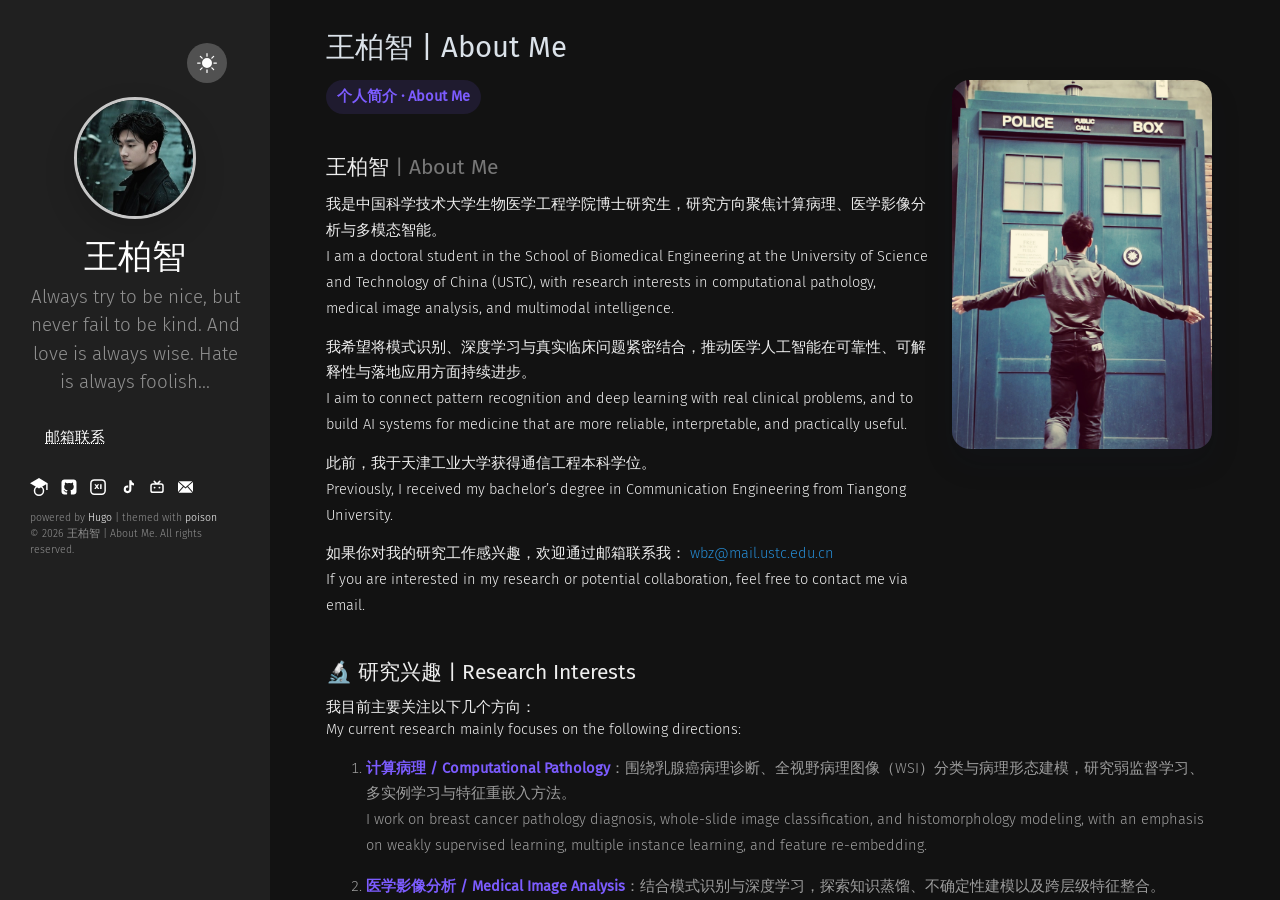
<file: index.html>
<!DOCTYPE html>
<html xmlns="http://www.w3.org/1999/xhtml" xml:lang="zh-cn" lang="zh-cn">
<head>
    










    








<script defer language="javascript" type="text/javascript" src="/js/bundle.min.d89dfd5671c30d34482e3f8dce94e6d5b94aba4bce824da0826a8f9ca6806374.js"></script>






    
    <meta http-equiv="content-type" content="text/html; charset=utf-8">

    
    <meta name="viewport" content="width=device-width, initial-scale=1.0">

    
    <link rel="icon" href=/favicon.png>

    
    





  
  






<!-- Open Graph image and Twitter Card metadata -->

<title itemprop="name">王柏智</title>
<meta property="og:title" content=王柏智 />
<meta name="twitter:title" content=王柏智 />
<meta itemprop="name" content=王柏智 />
<meta name="application-name" content=王柏智 />
<meta property="og:site_name" content="王柏智 | About Me" />


<meta name="description" content="Always try to be nice, but never fail to be kind. And love is always wise. Hate is always foolish..." />
<meta itemprop="description" content="Always try to be nice, but never fail to be kind. And love is always wise. Hate is always foolish..." />
<meta property="og:description" content="Always try to be nice, but never fail to be kind. And love is always wise. Hate is always foolish..." />
<meta name="twitter:description" content="Always try to be nice, but never fail to be kind. And love is always wise. Hate is always foolish..." />


<base href="/" />
<link rel="canonical" href="/" itemprop="url" />
<meta name="url" content="/" />
<meta name="twitter:url" content="/" />
<meta property="og:url" content="/" />


<meta property="og:updated_time" content="2026-04-23T00:00:00Z" />


<link rel="sitemap" type="application/xml" title="Sitemap" href='/sitemap.xml' />
<link href="/index.xml" rel="alternate" type="application/rss+xml" title="王柏智 | About Me" />

<meta name="robots" content="index,follow" />
<meta name="googlebot" content="index,follow" />



<meta property="fb:admins" content="" />


<meta name="apple-mobile-web-app-title" content="王柏智 | About Me" />
<meta name="apple-mobile-web-app-capable" content="yes" />
<meta name="apple-mobile-web-app-status-bar-style" content="black" />






<meta name="generator" content="Hugo 0.154.3">


    
    

<link type="text/css" rel="stylesheet" href="/css/bundle.min.de58776ba85db974925f8b61bcb4d2256d014123ddeb2bfc25de7244c5384def.css">


    
    <style>
    body {
        --sidebar-bg-color: #202020;
        --sidebar-img-border-color: #515151;
        --sidebar-p-color: #909090;
        --sidebar-h1-color: #FFF;
        --sidebar-a-color: #FFF;
        --sidebar-socials-color: #FFF;
        --text-color: #222;
        --bkg-color: #FAF9F6;
        --post-title-color: #303030;
        --list-color: #5a5a5a;
        --link-color: #268bd2;
        --date-color: #515151;
        --table-border-color: #E5E5E5;
        --table-stripe-color: #F9F9F9;
        --code-color: #000;
        --code-background-color: #E5E5E5;
        --code-block-color: #fff;
        --code-block-background-color: #272822;
        --moon-sun-color: #FFF;
        --moon-sun-background-color: #515151;
    }
    body.dark-theme {
        --text-color: #eee;
        --bkg-color: #121212;
        --post-title-color: #DBE2E9;
        --list-color: #9d9d9d;
        --link-color: #268bd2;
        --date-color: #9a9a9a;
        --table-border-color: #515151;
        --table-stripe-color: #202020;
        --code-color: #fff;
        --code-background-color: #515151;
        --code-block-color: #fff;
        --code-block-background-color: #272822;
    }
    body {
        background-color: var(--bkg-color);
    }
</style>

</head>

    <body class="dark-theme">
        <div class="wrapper">
            <aside class="sidebar">
    <div class="container sidebar-sticky">
        <div class="light-dark" align="right">
    <button class="btn-light-dark" title="Toggle light/dark mode">
        <svg class="moon" xmlns="http://www.w3.org/2000/svg" width="1em" height="1em" viewBox="0 0 16 16">
            <path fill="currentColor" d="M6 .278a.768.768 0 0 1 .08.858a7.208 7.208 0 0 0-.878 3.46c0 4.021 3.278 7.277 7.318 7.277c.527 0 1.04-.055 1.533-.16a.787.787 0 0 1 .81.316a.733.733 0 0 1-.031.893A8.349 8.349 0 0 1 8.344 16C3.734 16 0 12.286 0 7.71C0 4.266 2.114 1.312 5.124.06A.752.752 0 0 1 6 .278z"/>
        </svg>
        <svg class="sun" xmlns="http://www.w3.org/2000/svg" width="1em" height="1em" viewBox="0 0 16 16">
            <path fill="currentColor" d="M8 12a4 4 0 1 0 0-8a4 4 0 0 0 0 8zM8 0a.5.5 0 0 1 .5.5v2a.5.5 0 0 1-1 0v-2A.5.5 0 0 1 8 0zm0 13a.5.5 0 0 1 .5.5v2a.5.5 0 0 1-1 0v-2A.5.5 0 0 1 8 13zm8-5a.5.5 0 0 1-.5.5h-2a.5.5 0 0 1 0-1h2a.5.5 0 0 1 .5.5zM3 8a.5.5 0 0 1-.5.5h-2a.5.5 0 0 1 0-1h2A.5.5 0 0 1 3 8zm10.657-5.657a.5.5 0 0 1 0 .707l-1.414 1.415a.5.5 0 1 1-.707-.708l1.414-1.414a.5.5 0 0 1 .707 0zm-9.193 9.193a.5.5 0 0 1 0 .707L3.05 13.657a.5.5 0 0 1-.707-.707l1.414-1.414a.5.5 0 0 1 .707 0zm9.193 2.121a.5.5 0 0 1-.707 0l-1.414-1.414a.5.5 0 0 1 .707-.707l1.414 1.414a.5.5 0 0 1 0 .707zM4.464 4.465a.5.5 0 0 1-.707 0L2.343 3.05a.5.5 0 1 1 .707-.707l1.414 1.414a.5.5 0 0 1 0 .708z"/>
        </svg>
    </button>
</div>

        <div class="sidebar-about">
    <h1 class="brand">
        
            <a href="/">
                <img src="/images/profile.jpg" alt="brand image">
            </a>
        
        
            <a href="/">
                <h1>王柏智</h1>
            </a>
        
    </h1>
    <p class="lead">
    Always try to be nice, but never fail to be kind. And love is always wise. Hate is always foolish...
    </p>
</div>

        <nav>
    <ul class="sidebar-nav">

        
        
        
        
            
                <li class="bullet">
                    <a href="mailto:wbz@mail.ustc.edu.cn" target="_blank" rel="noopener noreferrer">邮箱联系</a>
                </li>
            

            
                
                
            
            
                
                
            
                
                
            
        

    </ul>
</nav>

        
    <a target="_blank" rel="noopener noreferrer" class="social" title="Google Scholar" href="https://scholar.google.com/citations?hl=zh-CN&amp;user=AjsvAy8AAAAJ">
        <svg xmlns="http://www.w3.org/2000/svg" width="1.2em" height="1.2em" viewBox="0 0 24 24" aria-hidden="true">
            <path fill="currentColor" d="M12 24a7 7 0 1 0 0-14a7 7 0 0 0 0 14Zm0-2a5 5 0 1 1 0-10a5 5 0 0 1 0 10ZM12 0L0 7l12 7l9.54-5.57V16h2V7L12 0Z"/>
        </svg>
    </a>


    <a target="_blank" rel="noopener noreferrer" class="social" title="GitHub" href="https://github.com/Badgewho">
        <svg xmlns="http://www.w3.org/2000/svg" width="1.2em" height="1.2em" viewBox="-2 -2 24 24" aria-hidden="true">
            <path fill="currentColor" d="M18.88 1.099C18.147.366 17.265 0 16.233 0H3.746C2.714 0 1.832.366 1.099 1.099C.366 1.832 0 2.714 0 3.746v12.487c0 1.032.366 1.914 1.099 2.647c.733.733 1.615 1.099 2.647 1.099H6.66c.19 0 .333-.007.429-.02a.504.504 0 0 0 .286-.169c.095-.1.143-.245.143-.435l-.007-.885c-.004-.564-.006-1.01-.006-1.34l-.3.052c-.19.035-.43.05-.721.046a5.555 5.555 0 0 1-.904-.091a2.026 2.026 0 0 1-.872-.39a1.651 1.651 0 0 1-.572-.8l-.13-.3a3.25 3.25 0 0 0-.41-.663c-.186-.243-.375-.407-.566-.494l-.09-.065a.956.956 0 0 1-.17-.156a.723.723 0 0 1-.117-.182c-.026-.061-.004-.111.065-.15c.07-.04.195-.059.378-.059l.26.04c.173.034.388.138.643.311a2.1 2.1 0 0 1 .631.677c.2.355.44.626.722.813c.282.186.566.28.852.28c.286 0 .533-.022.742-.065a2.59 2.59 0 0 0 .585-.196c.078-.58.29-1.028.637-1.34a8.907 8.907 0 0 1-1.333-.234a5.314 5.314 0 0 1-1.223-.507a3.5 3.5 0 0 1-1.047-.872c-.277-.347-.505-.802-.683-1.365c-.177-.564-.266-1.215-.266-1.952c0-1.049.342-1.942 1.027-2.68c-.32-.788-.29-1.673.091-2.652c.252-.079.625-.02 1.119.175c.494.195.856.362 1.086.5c.23.14.414.257.553.352a9.233 9.233 0 0 1 2.497-.338c.859 0 1.691.113 2.498.338l.494-.312a6.997 6.997 0 0 1 1.197-.572c.46-.174.81-.221 1.054-.143c.39.98.424 1.864.103 2.653c.685.737 1.028 1.63 1.028 2.68c0 .737-.089 1.39-.267 1.957c-.177.568-.407 1.023-.689 1.366a3.65 3.65 0 0 1-1.053.865c-.42.234-.828.403-1.223.507a8.9 8.9 0 0 1-1.333.235c.45.39.676 1.005.676 1.846v3.11c0 .147.021.266.065.357a.36.36 0 0 0 .208.189c.096.034.18.056.254.064c.074.01.18.013.318.013h2.914c1.032 0 1.914-.366 2.647-1.099c.732-.732 1.099-1.615 1.099-2.647V3.746c0-1.032-.367-1.914-1.1-2.647z"/>
        </svg>
    </a>


    <a target="_blank" rel="noopener noreferrer" class="social" title="小红书" href="https://xhslink.com/m/93BtZ7NFHCz">
        <svg xmlns="http://www.w3.org/2000/svg" width="1.2em" height="1.2em" viewBox="0 0 24 24" aria-hidden="true">
            <rect x="2.5" y="2.5" width="19" height="19" rx="4.5" fill="none" stroke="currentColor" stroke-width="2"/>
            <path fill="currentColor" d="M7.2 8.2h2l1.2 1.9l1.2-1.9h2l-2.1 3.1l2.3 3.5h-2l-1.4-2.2l-1.4 2.2H7l2.3-3.5zm7.6 0h2v6.6h-2z"/>
        </svg>
    </a>


    <a target="_blank" rel="noopener noreferrer" class="social" title="抖音" href="https://v.douyin.com/bnN7RFifrj8/">
        <svg xmlns="http://www.w3.org/2000/svg" width="1.2em" height="1.2em" viewBox="0 0 24 24" aria-hidden="true">
            <path fill="currentColor" d="M16.5 3c.4 1.9 1.5 3.4 3.5 4.2v2.7c-1.3 0-2.5-.3-3.5-1v6.2a5.1 5.1 0 1 1-5.1-5.1c.3 0 .6 0 .9.1v2.8a2.3 2.3 0 1 0 1.4 2.2V3z"/>
        </svg>
    </a>


    <a target="_blank" rel="noopener noreferrer" class="social" title="bilibili" href="https://space.bilibili.com/436001051?spm_id_from=333.1007.0.0">
        <svg xmlns="http://www.w3.org/2000/svg" width="1.2em" height="1.2em" viewBox="0 0 24 24" aria-hidden="true">
            <path fill="currentColor" d="M7.6 3.8a1 1 0 0 1 1.4 0L12 6.7l3-2.9a1 1 0 1 1 1.4 1.4l-1.8 1.8h2.9A3.5 3.5 0 0 1 21 10.5v6A3.5 3.5 0 0 1 17.5 20h-11A3.5 3.5 0 0 1 3 16.5v-6A3.5 3.5 0 0 1 6.5 7h2.9L7.6 5.2a1 1 0 0 1 0-1.4ZM6.5 9A1.5 1.5 0 0 0 5 10.5v6A1.5 1.5 0 0 0 6.5 18h11a1.5 1.5 0 0 0 1.5-1.5v-6A1.5 1.5 0 0 0 17.5 9zm2.25 2.5A1.25 1.25 0 1 1 7.5 12.75a1.25 1.25 0 0 1 1.25-1.25Zm6.5 0A1.25 1.25 0 1 1 14 12.75a1.25 1.25 0 0 1 1.25-1.25Z"/>
        </svg>
    </a>


    <a target="_blank" rel="noopener noreferrer" class="social" title="Email" href="mailto:wbz@mail.ustc.edu.cn">
       <svg xmlns="http://www.w3.org/2000/svg" width="1em" height="1.2em" viewBox="0 0 485.211 485.211" aria-hidden="true">
            <path fill="currentColor" d="M301.393,241.631L464.866,424.56H20.332l163.474-182.928l58.801,51.443L301.393,241.631z M462.174,60.651H23.027 l219.579,192.142L462.174,60.651z M324.225,221.67l160.986,180.151V80.792L324.225,221.67z M0,80.792v321.029L160.972,221.64 L0,80.792z"/>
       </svg>
    </a>


        <p class="footnote">
powered by <a target="_blank" href="https://gohugo.io">Hugo</a> | themed with <a target="_blank" href="https://github.com/lukeorth/poison">poison</a>
    <br>
    &copy; 2026 王柏智 | About Me. All rights reserved.
</p>

  </div>
</aside>

            <main class="content container">
                <div class="post about-homepage">
    
        <h1 class="post-title">王柏智 | About Me</h1>
        <div class="about-intro">
  <div class="about-intro__text">
    <p class="about-badge">个人简介 · About Me</p>
    <h2>王柏智 <span>| About Me</span></h2>
    <p>
      我是中国科学技术大学生物医学工程学院博士研究生，研究方向聚焦计算病理、医学影像分析与多模态智能。
      <br>
      I am a doctoral student in the School of Biomedical Engineering at the University of Science and Technology of China (USTC), with research interests in computational pathology, medical image analysis, and multimodal intelligence.
    </p>
    <p>
      我希望将模式识别、深度学习与真实临床问题紧密结合，推动医学人工智能在可靠性、可解释性与落地应用方面持续进步。
      <br>
      I aim to connect pattern recognition and deep learning with real clinical problems, and to build AI systems for medicine that are more reliable, interpretable, and practically useful.
    </p>
    <p>
      此前，我于天津工业大学获得通信工程本科学位。
      <br>
      Previously, I received my bachelor’s degree in Communication Engineering from Tiangong University.
    </p>
    <p>
      如果你对我的研究工作感兴趣，欢迎通过邮箱联系我：
      <a href="mailto:wbz@mail.ustc.edu.cn">wbz@mail.ustc.edu.cn</a>
      <br>
      If you are interested in my research or potential collaboration, feel free to contact me via email.
    </p>
  </div>
  <div class="about-intro__photo">
    <img src="/images/lab-photo.jpeg" alt="王柏智 About Me 照片">
  </div>
</div>
<h2 id="-研究兴趣--research-interests">🔬 研究兴趣 | Research Interests</h2>
<p>我目前主要关注以下几个方向：<br>
My current research mainly focuses on the following directions:</p>
<ol>
<li>
<p><strong>计算病理 / Computational Pathology</strong>：围绕乳腺癌病理诊断、全视野病理图像（WSI）分类与病理形态建模，研究弱监督学习、多实例学习与特征重嵌入方法。<br>
I work on breast cancer pathology diagnosis, whole-slide image classification, and histomorphology modeling, with an emphasis on weakly supervised learning, multiple instance learning, and feature re-embedding.</p>
</li>
<li>
<p><strong>医学影像分析 / Medical Image Analysis</strong>：结合模式识别与深度学习，探索知识蒸馏、不确定性建模以及跨层级特征整合。<br>
I study medical image analysis by combining pattern recognition and deep learning, especially knowledge distillation, uncertainty modeling, and cross-level feature integration.</p>
</li>
<li>
<p><strong>多模态智能 / Multimodal Intelligence</strong>：融合病理图像、基因表达等多源信息，服务于可解释癌症生存分析与精准医疗任务。<br>
I am also interested in multimodal learning that integrates pathology images and gene expression for interpretable cancer survival analysis and precision oncology.</p>
</li>
</ol>
<h2 id="-近况动态--news">📰 近况动态 | News</h2>
<ul>
<li>
<p><strong>2026.04</strong>：继续推进乳腺癌病理诊断与 WSI 分类相关研究，并完善多篇论文工作。<br>
<strong>Apr 2026</strong>: I am continuing my research on breast cancer pathology diagnosis and WSI classification, while further polishing several ongoing papers.</p>
</li>
<li>
<p><strong>2026</strong>：两篇第一作者工作正在投递 MICCAI 2026。<br>
<strong>2026</strong>: Two first-author papers are currently under submission to MICCAI 2026.</p>
</li>
<li>
<p><strong>近期 / Recent</strong>：持续关注计算病理从任务模型向基础模型演进的发展趋势，并探索更具解释性的多模态建模框架。<br>
<strong>Recent</strong>: I have been following the evolution of computational pathology from task-specific models to foundation models, while exploring more interpretable multimodal learning frameworks.</p>
</li>
</ul>
<h2 id="-教育背景--education">🎓 教育背景 | Education</h2>
<ul>
<li>
<p><strong>中国科学技术大学 / University of Science and Technology of China</strong><br>
生物医学工程学院，电子信息，博士在读（2023.09 - 至今）<br>
Doctoral student in Electronic Information, School of Biomedical Engineering (Sep 2023 - Present)<br>
核心课程包括：模式识别、矩阵分析与应用、生物医学工程技术基础、生物医学工程数学理论、医学影像计算、专业英语。<br>
Selected coursework: Pattern Recognition, Matrix Analysis and Applications, Foundations of Biomedical Engineering, Mathematical Theory in Biomedical Engineering, Medical Image Computing, and Professional English.</p>
</li>
<li>
<p><strong>天津工业大学 / Tiangong University</strong><br>
电气与电子信息工程学院，通信工程，本科（2018.09 - 2022.06）<br>
Bachelor’s degree in Communication Engineering, School of Electrical and Electronic Engineering (Sep 2018 - Jun 2022)<br>
核心课程包括：高等数学、数学建模、通信原理、数字电子技术、模拟电子技术、信号与系统、数据通信、数字信号处理、控制理论、工程电磁学等。<br>
Selected coursework: Advanced Mathematics, Mathematical Modeling, Communication Principles, Digital Electronics, Analog Electronics, Signals and Systems, Data Communications, Digital Signal Processing, Control Theory, and Engineering Electromagnetics.</p>
</li>
</ul>
<h2 id="-科研成果--selected-research">📚 科研成果 | Selected Research</h2>
<h3 id="-代表性论文--selected-publications">✨ 代表性论文 | Selected Publications</h3>
<ul>
<li>
<p><strong>WSISum: WSI summarization via mask reconstruction and knowledge distillation</strong><br>
<em>Medical Image Analysis</em>，第一作者<br>
<em>Medical Image Analysis</em>, First Author<br>
<span class="paper-link-row"><a class="paper-link-btn" href="https://scholar.google.com/citations?view_op=view_citation&hl=zh-CN&user=AjsvAy8AAAAJ&citation_for_view=AjsvAy8AAAAJ:9yKSN-GCB0IC" target="_blank" rel="noopener noreferrer">查看文章 / View Paper</a></span></p>
</li>
<li>
<p><strong>Uncertainty-Aware Feature Re-Embedding for Breast Cancer Pathology Diagnosis</strong><br>
MICCAI 2026 在投，第一作者<br>
Under submission to MICCAI 2026, First Author</p>
</li>
<li>
<p><strong>Histomorphology-driven multi-instance learning for breast cancer WSI classification</strong><br>
MICCAI 2026 在投，第一作者<br>
Under submission to MICCAI 2026, First Author<br>
<span class="paper-link-row"><a class="paper-link-btn" href="https://scholar.google.com/citations?view_op=view_citation&hl=zh-CN&user=AjsvAy8AAAAJ&citation_for_view=AjsvAy8AAAAJ:u5HHmVD_uO8C" target="_blank" rel="noopener noreferrer">查看文章 / View Paper</a></span></p>
</li>
<li>
<p><strong>Pathway-aware multimodal transformer (PAMT): Integrating pathological image and gene expression for interpretable cancer survival analysis</strong><br>
<em>IEEE TPAMI</em><br>
<span class="paper-link-row"><a class="paper-link-btn" href="https://scholar.google.com/citations?view_op=view_citation&hl=zh-CN&user=AjsvAy8AAAAJ&citation_for_view=AjsvAy8AAAAJ:d1gkVwhDpl0C" target="_blank" rel="noopener noreferrer">查看文章 / View Paper</a></span></p>
</li>
<li>
<p><strong>Computational pathology in precision oncology: Evolution from task-specific models to foundation models</strong><br>
<em>Chinese Medical Journal</em>
<span class="paper-link-row"><a class="paper-link-btn" href="https://scholar.google.com/citations?view_op=view_citation&hl=zh-CN&user=AjsvAy8AAAAJ&citation_for_view=AjsvAy8AAAAJ:d1gkVwhDpl0C" target="_blank" rel="noopener noreferrer">查看文章 / View Paper</a></span></p>
</li>
</ul>
<h2 id="-竞赛与荣誉--honors-and-awards">🏆 竞赛与荣誉 | Honors and Awards</h2>
<ul>
<li>
<p>全国大学生数学建模竞赛天津赛区一等奖<br>
First Prize, Tianjin Division, China Undergraduate Mathematical Contest in Modeling</p>
</li>
<li>
<p>MathorCup 全国大学生数学建模竞赛一等奖<br>
First Prize, MathorCup National Mathematical Modeling Competition</p>
</li>
<li>
<p>“启航杯”数学建模个人邀请赛一等奖<br>
First Prize, Qihang Cup Individual Mathematical Modeling Invitational Contest</p>
</li>
<li>
<p>美国大学生数学建模竞赛二等奖<br>
Second Prize, Mathematical Contest in Modeling (MCM/ICM)</p>
</li>
<li>
<p>亚太杯数学建模竞赛三等奖<br>
Third Prize, Asia and Pacific Mathematical Contest in Modeling</p>
</li>
<li>
<p>全国大学生数学竞赛初赛三等奖<br>
Third Prize, Preliminary Round of the National College Mathematics Competition</p>
</li>
<li>
<p>校级外文书法大赛一等奖、电子设计大赛三等奖、数学竞赛三等奖<br>
First Prize in Foreign-language Calligraphy Competition; Third Prize in Electronic Design Competition; Third Prize in Mathematics Competition</p>
</li>
</ul>
<h2 id="-实践经历--experience-and-service">🤝 实践经历 | Experience and Service</h2>
<ul>
<li>
<p><strong>数学建模暑期集训学生教练 / Student Coach for Summer Mathematical Modeling Training</strong>（2020.06 - 2020.09）<br>
负责课后作业讲解、培训考试命题与批改，并对《数学建模算法与应用》相关程序进行讲解。<br>
Responsible for tutoring assignments, designing and grading training exams, and explaining algorithms and programs from <em>Mathematical Modeling Algorithms and Applications</em>.</p>
</li>
<li>
<p><strong>第五届世界智能大会志愿者 / Volunteer at the 5th World Intelligence Congress</strong>（2021.05）<br>
负责带领与会人员参观，并进行现场讲解。<br>
Guided participants and provided on-site explanations during the event.</p>
</li>
<li>
<p><strong>中共党员 / CPC Member</strong>（2020.08 - 至今）<br>
保持积极学习、乐于助人的作风，重视责任意识与团队协作精神。<br>
I value responsibility, continuous learning, and teamwork, and always try to support people around me.</p>
</li>
</ul>
<h2 id="-专业技能--skills">🛠️ 专业技能 | Skills</h2>
<ul>
<li>
<p>熟悉 <strong>MATLAB、Python、C、Java、LINGO</strong>，能够进行科研原型开发、数据建模与算法分析。<br>
Skilled in <strong>MATLAB, Python, C, Java, and LINGO</strong> for research prototyping, data modeling, and algorithm analysis.</p>
</li>
<li>
<p>熟悉 <strong>51、AVR、Arduino</strong> 单片机开发，具备电子设计与嵌入式实践经验。<br>
Familiar with <strong>51, AVR, and Arduino</strong> microcontroller development, with hands-on experience in electronic design and embedded systems.</p>
</li>
<li>
<p>熟练使用 <strong>Office、Photoshop、Keil4、AD、EDA、Multisim、Proteus8</strong> 等软件工具。<br>
Proficient in <strong>Office, Photoshop, Keil4, AD, EDA, Multisim, and Proteus8</strong>.</p>
</li>
<li>
<p>通过 <strong>CET4、CET6、NCRE2</strong>，具备良好的英文阅读、文献理解与科研表达能力。<br>
Passed <strong>CET-4, CET-6, and NCRE Level-2</strong>, with solid academic English reading and communication skills.</p>
</li>
</ul>
<h2 id="-个人特质--personal-qualities">🌟 个人特质 | Personal Qualities</h2>
<ul>
<li>
<p>具备较强的科研逻辑与问题拆解能力，能够快速进入新领域并形成可执行研究方案。<br>
I am good at structuring research problems and quickly building executable plans in new areas.</p>
</li>
<li>
<p>有竞赛队长和学生教练经历，组织协调、沟通表达与团队合作能力较强。<br>
With experience as a team leader and student coach, I have developed solid communication, coordination, and teamwork skills.</p>
</li>
<li>
<p>面对科研与工程任务，愿意主动承担责任，并保持高执行力与持续学习能力。<br>
I am willing to take responsibility in both research and engineering tasks, and I value execution, persistence, and continuous learning.</p>
</li>
</ul>
<h2 id="-兴趣爱好--hobbies">⚽ 兴趣爱好 | Hobbies</h2>
<p>跑步、游泳、足球、羽毛球、旅游、英文书法。<br>
Running, swimming, football, badminton, traveling, and English calligraphy.</p>
<h2 id="-照片--photo">🖼️ 照片 | Photo</h2>
<div class="about-gallery-viewer" data-gallery-viewer>
  <div class="gallery-stage">
    <button class="gallery-nav gallery-nav--prev" type="button" aria-label="上一张" data-gallery-prev>‹</button>
    <div class="gallery-stage__frame">
      <img src="/images/aboutme.jpg" alt="王柏智双语主页展示照片 1" data-gallery-main>
    </div>
    <button class="gallery-nav gallery-nav--next" type="button" aria-label="下一张" data-gallery-next>›</button>
  </div>
  <div class="gallery-thumbs" data-gallery-thumbs>
    <button class="gallery-thumb is-active" type="button" data-gallery-thumb data-gallery-image="/images/aboutme.jpg" data-gallery-alt="王柏智双语主页展示照片 1">
      <img src="/images/aboutme.jpg" alt="王柏智双语主页展示照片 1">
    </button>
    <button class="gallery-thumb" type="button" data-gallery-thumb data-gallery-image="/images/gallery-1.jpg" data-gallery-alt="王柏智照片 2">
      <img src="/images/gallery-1.jpg" alt="王柏智照片 2">
    </button>
    <button class="gallery-thumb" type="button" data-gallery-thumb data-gallery-image="/images/gallery-2.jpg" data-gallery-alt="王柏智照片 3">
      <img src="/images/gallery-2.jpg" alt="王柏智照片 3">
    </button>
    <button class="gallery-thumb" type="button" data-gallery-thumb data-gallery-image="/images/gallery-3.jpg" data-gallery-alt="王柏智照片 4">
      <img src="/images/gallery-3.jpg" alt="王柏智照片 4">
    </button>
    <button class="gallery-thumb" type="button" data-gallery-thumb data-gallery-image="/images/gallery-4.jpg" data-gallery-alt="王柏智照片 5">
      <img src="/images/gallery-4.jpg" alt="王柏智照片 5">
    </button>
    <button class="gallery-thumb" type="button" data-gallery-thumb data-gallery-image="/images/gallery-5.jpg" data-gallery-alt="王柏智照片 6">
      <img src="/images/gallery-5.jpg" alt="王柏智照片 6">
    </button>
    <button class="gallery-thumb" type="button" data-gallery-thumb data-gallery-image="/images/gallery-6.jpg" data-gallery-alt="王柏智照片 7">
      <img src="/images/gallery-6.jpg" alt="王柏智照片 7">
    </button>
    <button class="gallery-thumb" type="button" data-gallery-thumb data-gallery-image="/images/gallery-7.jpg" data-gallery-alt="王柏智照片 8">
      <img src="/images/gallery-7.jpg" alt="王柏智照片 8">
    </button>
  </div>
</div>

    
</div>
            </main>
            
    
        
            <div class="article-toc ">
    <div class="toc-wrapper">
      <h4 id="contents"></h4>
      <nav id="TableOfContents">
  <ul>
    <li><a href="#-研究兴趣--research-interests">🔬 研究兴趣 | Research Interests</a></li>
    <li><a href="#-近况动态--news">📰 近况动态 | News</a></li>
    <li><a href="#-教育背景--education">🎓 教育背景 | Education</a></li>
    <li><a href="#-科研成果--selected-research">📚 科研成果 | Selected Research</a>
      <ul>
        <li><a href="#-代表性论文--selected-publications">✨ 代表性论文 | Selected Publications</a></li>
      </ul>
    </li>
    <li><a href="#-竞赛与荣誉--honors-and-awards">🏆 竞赛与荣誉 | Honors and Awards</a></li>
    <li><a href="#-实践经历--experience-and-service">🤝 实践经历 | Experience and Service</a></li>
    <li><a href="#-专业技能--skills">🛠️ 专业技能 | Skills</a></li>
    <li><a href="#-个人特质--personal-qualities">🌟 个人特质 | Personal Qualities</a></li>
    <li><a href="#-兴趣爱好--hobbies">⚽ 兴趣爱好 | Hobbies</a></li>
    <li><a href="#-照片--photo">🖼️ 照片 | Photo</a></li>
  </ul>
</nav>
    </div>
</div>

        
    

        </div>
    </body>
</html>
</file>
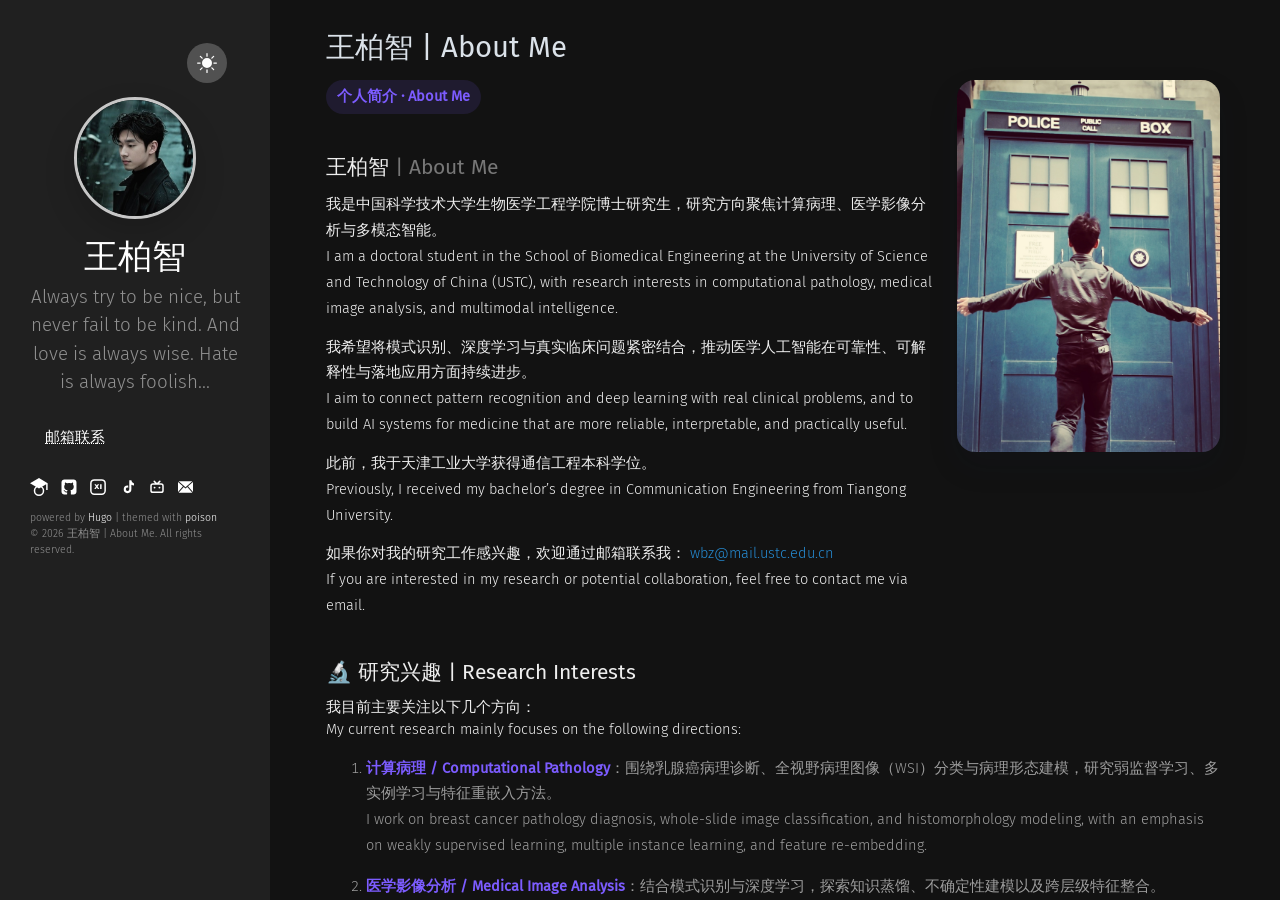
<file: about/index.html>
<!DOCTYPE html>
<html xmlns="http://www.w3.org/1999/xhtml" xml:lang="zh-cn" lang="zh-cn">
<head>
    










    








<script defer language="javascript" type="text/javascript" src="/js/bundle.min.d89dfd5671c30d34482e3f8dce94e6d5b94aba4bce824da0826a8f9ca6806374.js"></script>






    
    <meta http-equiv="content-type" content="text/html; charset=utf-8">

    
    <meta name="viewport" content="width=device-width, initial-scale=1.0">

    
    <link rel="icon" href=/favicon.png>

    
    





  



  
  
  




<!-- Open Graph image and Twitter Card metadata -->

<title itemprop="name">王柏智 - 王柏智 | About Me</title>
<meta property="og:title" content=王柏智&#32;-&#32;王柏智&#32;|&#32;About&#32;Me />
<meta name="twitter:title" content=王柏智&#32;-&#32;王柏智&#32;|&#32;About&#32;Me />
<meta itemprop="name" content=王柏智&#32;-&#32;王柏智&#32;|&#32;About&#32;Me />
<meta name="application-name" content=王柏智&#32;-&#32;王柏智&#32;|&#32;About&#32;Me />
<meta property="og:site_name" content="王柏智 | About Me" />


<meta name="description" content="" />
<meta itemprop="description" content="" />
<meta property="og:description" content="" />
<meta name="twitter:description" content="" />


<base href="/about/" />
<link rel="canonical" href="/about/" itemprop="url" />
<meta name="url" content="/about/" />
<meta name="twitter:url" content="/about/" />
<meta property="og:url" content="/about/" />


<meta property="og:updated_time" content="2026-04-23T00:00:00Z" />


<link rel="sitemap" type="application/xml" title="Sitemap" href='/sitemap.xml' />
<link href="/about/index.xml" rel="alternate" type="application/rss+xml" title="王柏智 | About Me" />

<meta name="robots" content="index,follow" />
<meta name="googlebot" content="index,follow" />



<meta property="fb:admins" content="" />


<meta name="apple-mobile-web-app-title" content="王柏智 | About Me" />
<meta name="apple-mobile-web-app-capable" content="yes" />
<meta name="apple-mobile-web-app-status-bar-style" content="black" />






<meta name="generator" content="Hugo 0.154.3">


    
    

<link type="text/css" rel="stylesheet" href="/css/bundle.min.de58776ba85db974925f8b61bcb4d2256d014123ddeb2bfc25de7244c5384def.css">


    
    <style>
    body {
        --sidebar-bg-color: #202020;
        --sidebar-img-border-color: #515151;
        --sidebar-p-color: #909090;
        --sidebar-h1-color: #FFF;
        --sidebar-a-color: #FFF;
        --sidebar-socials-color: #FFF;
        --text-color: #222;
        --bkg-color: #FAF9F6;
        --post-title-color: #303030;
        --list-color: #5a5a5a;
        --link-color: #268bd2;
        --date-color: #515151;
        --table-border-color: #E5E5E5;
        --table-stripe-color: #F9F9F9;
        --code-color: #000;
        --code-background-color: #E5E5E5;
        --code-block-color: #fff;
        --code-block-background-color: #272822;
        --moon-sun-color: #FFF;
        --moon-sun-background-color: #515151;
    }
    body.dark-theme {
        --text-color: #eee;
        --bkg-color: #121212;
        --post-title-color: #DBE2E9;
        --list-color: #9d9d9d;
        --link-color: #268bd2;
        --date-color: #9a9a9a;
        --table-border-color: #515151;
        --table-stripe-color: #202020;
        --code-color: #fff;
        --code-background-color: #515151;
        --code-block-color: #fff;
        --code-block-background-color: #272822;
    }
    body {
        background-color: var(--bkg-color);
    }
</style>

</head>

    <body class="dark-theme">
        <div class="wrapper">
            <aside class="sidebar">
    <div class="container sidebar-sticky">
        <div class="light-dark" align="right">
    <button class="btn-light-dark" title="Toggle light/dark mode">
        <svg class="moon" xmlns="http://www.w3.org/2000/svg" width="1em" height="1em" viewBox="0 0 16 16">
            <path fill="currentColor" d="M6 .278a.768.768 0 0 1 .08.858a7.208 7.208 0 0 0-.878 3.46c0 4.021 3.278 7.277 7.318 7.277c.527 0 1.04-.055 1.533-.16a.787.787 0 0 1 .81.316a.733.733 0 0 1-.031.893A8.349 8.349 0 0 1 8.344 16C3.734 16 0 12.286 0 7.71C0 4.266 2.114 1.312 5.124.06A.752.752 0 0 1 6 .278z"/>
        </svg>
        <svg class="sun" xmlns="http://www.w3.org/2000/svg" width="1em" height="1em" viewBox="0 0 16 16">
            <path fill="currentColor" d="M8 12a4 4 0 1 0 0-8a4 4 0 0 0 0 8zM8 0a.5.5 0 0 1 .5.5v2a.5.5 0 0 1-1 0v-2A.5.5 0 0 1 8 0zm0 13a.5.5 0 0 1 .5.5v2a.5.5 0 0 1-1 0v-2A.5.5 0 0 1 8 13zm8-5a.5.5 0 0 1-.5.5h-2a.5.5 0 0 1 0-1h2a.5.5 0 0 1 .5.5zM3 8a.5.5 0 0 1-.5.5h-2a.5.5 0 0 1 0-1h2A.5.5 0 0 1 3 8zm10.657-5.657a.5.5 0 0 1 0 .707l-1.414 1.415a.5.5 0 1 1-.707-.708l1.414-1.414a.5.5 0 0 1 .707 0zm-9.193 9.193a.5.5 0 0 1 0 .707L3.05 13.657a.5.5 0 0 1-.707-.707l1.414-1.414a.5.5 0 0 1 .707 0zm9.193 2.121a.5.5 0 0 1-.707 0l-1.414-1.414a.5.5 0 0 1 .707-.707l1.414 1.414a.5.5 0 0 1 0 .707zM4.464 4.465a.5.5 0 0 1-.707 0L2.343 3.05a.5.5 0 1 1 .707-.707l1.414 1.414a.5.5 0 0 1 0 .708z"/>
        </svg>
    </button>
</div>

        <div class="sidebar-about">
    <h1 class="brand">
        
            <a href="/">
                <img src="/images/profile.jpg" alt="brand image">
            </a>
        
        
            <a href="/">
                <h1>王柏智</h1>
            </a>
        
    </h1>
    <p class="lead">
    Always try to be nice, but never fail to be kind. And love is always wise. Hate is always foolish...
    </p>
</div>

        <nav>
    <ul class="sidebar-nav">

        
        
        
        
            
                <li class="bullet">
                    <a href="mailto:wbz@mail.ustc.edu.cn" target="_blank" rel="noopener noreferrer">邮箱联系</a>
                </li>
            

            
                
                
            
            
                
                
            
                
                
            
        

    </ul>
</nav>

        
    <a target="_blank" rel="noopener noreferrer" class="social" title="Google Scholar" href="https://scholar.google.com/citations?hl=zh-CN&amp;user=AjsvAy8AAAAJ">
        <svg xmlns="http://www.w3.org/2000/svg" width="1.2em" height="1.2em" viewBox="0 0 24 24" aria-hidden="true">
            <path fill="currentColor" d="M12 24a7 7 0 1 0 0-14a7 7 0 0 0 0 14Zm0-2a5 5 0 1 1 0-10a5 5 0 0 1 0 10ZM12 0L0 7l12 7l9.54-5.57V16h2V7L12 0Z"/>
        </svg>
    </a>


    <a target="_blank" rel="noopener noreferrer" class="social" title="GitHub" href="https://github.com/Badgewho">
        <svg xmlns="http://www.w3.org/2000/svg" width="1.2em" height="1.2em" viewBox="-2 -2 24 24" aria-hidden="true">
            <path fill="currentColor" d="M18.88 1.099C18.147.366 17.265 0 16.233 0H3.746C2.714 0 1.832.366 1.099 1.099C.366 1.832 0 2.714 0 3.746v12.487c0 1.032.366 1.914 1.099 2.647c.733.733 1.615 1.099 2.647 1.099H6.66c.19 0 .333-.007.429-.02a.504.504 0 0 0 .286-.169c.095-.1.143-.245.143-.435l-.007-.885c-.004-.564-.006-1.01-.006-1.34l-.3.052c-.19.035-.43.05-.721.046a5.555 5.555 0 0 1-.904-.091a2.026 2.026 0 0 1-.872-.39a1.651 1.651 0 0 1-.572-.8l-.13-.3a3.25 3.25 0 0 0-.41-.663c-.186-.243-.375-.407-.566-.494l-.09-.065a.956.956 0 0 1-.17-.156a.723.723 0 0 1-.117-.182c-.026-.061-.004-.111.065-.15c.07-.04.195-.059.378-.059l.26.04c.173.034.388.138.643.311a2.1 2.1 0 0 1 .631.677c.2.355.44.626.722.813c.282.186.566.28.852.28c.286 0 .533-.022.742-.065a2.59 2.59 0 0 0 .585-.196c.078-.58.29-1.028.637-1.34a8.907 8.907 0 0 1-1.333-.234a5.314 5.314 0 0 1-1.223-.507a3.5 3.5 0 0 1-1.047-.872c-.277-.347-.505-.802-.683-1.365c-.177-.564-.266-1.215-.266-1.952c0-1.049.342-1.942 1.027-2.68c-.32-.788-.29-1.673.091-2.652c.252-.079.625-.02 1.119.175c.494.195.856.362 1.086.5c.23.14.414.257.553.352a9.233 9.233 0 0 1 2.497-.338c.859 0 1.691.113 2.498.338l.494-.312a6.997 6.997 0 0 1 1.197-.572c.46-.174.81-.221 1.054-.143c.39.98.424 1.864.103 2.653c.685.737 1.028 1.63 1.028 2.68c0 .737-.089 1.39-.267 1.957c-.177.568-.407 1.023-.689 1.366a3.65 3.65 0 0 1-1.053.865c-.42.234-.828.403-1.223.507a8.9 8.9 0 0 1-1.333.235c.45.39.676 1.005.676 1.846v3.11c0 .147.021.266.065.357a.36.36 0 0 0 .208.189c.096.034.18.056.254.064c.074.01.18.013.318.013h2.914c1.032 0 1.914-.366 2.647-1.099c.732-.732 1.099-1.615 1.099-2.647V3.746c0-1.032-.367-1.914-1.1-2.647z"/>
        </svg>
    </a>


    <a target="_blank" rel="noopener noreferrer" class="social" title="小红书" href="https://xhslink.com/m/93BtZ7NFHCz">
        <svg xmlns="http://www.w3.org/2000/svg" width="1.2em" height="1.2em" viewBox="0 0 24 24" aria-hidden="true">
            <rect x="2.5" y="2.5" width="19" height="19" rx="4.5" fill="none" stroke="currentColor" stroke-width="2"/>
            <path fill="currentColor" d="M7.2 8.2h2l1.2 1.9l1.2-1.9h2l-2.1 3.1l2.3 3.5h-2l-1.4-2.2l-1.4 2.2H7l2.3-3.5zm7.6 0h2v6.6h-2z"/>
        </svg>
    </a>


    <a target="_blank" rel="noopener noreferrer" class="social" title="抖音" href="https://v.douyin.com/bnN7RFifrj8/">
        <svg xmlns="http://www.w3.org/2000/svg" width="1.2em" height="1.2em" viewBox="0 0 24 24" aria-hidden="true">
            <path fill="currentColor" d="M16.5 3c.4 1.9 1.5 3.4 3.5 4.2v2.7c-1.3 0-2.5-.3-3.5-1v6.2a5.1 5.1 0 1 1-5.1-5.1c.3 0 .6 0 .9.1v2.8a2.3 2.3 0 1 0 1.4 2.2V3z"/>
        </svg>
    </a>


    <a target="_blank" rel="noopener noreferrer" class="social" title="bilibili" href="https://space.bilibili.com/436001051?spm_id_from=333.1007.0.0">
        <svg xmlns="http://www.w3.org/2000/svg" width="1.2em" height="1.2em" viewBox="0 0 24 24" aria-hidden="true">
            <path fill="currentColor" d="M7.6 3.8a1 1 0 0 1 1.4 0L12 6.7l3-2.9a1 1 0 1 1 1.4 1.4l-1.8 1.8h2.9A3.5 3.5 0 0 1 21 10.5v6A3.5 3.5 0 0 1 17.5 20h-11A3.5 3.5 0 0 1 3 16.5v-6A3.5 3.5 0 0 1 6.5 7h2.9L7.6 5.2a1 1 0 0 1 0-1.4ZM6.5 9A1.5 1.5 0 0 0 5 10.5v6A1.5 1.5 0 0 0 6.5 18h11a1.5 1.5 0 0 0 1.5-1.5v-6A1.5 1.5 0 0 0 17.5 9zm2.25 2.5A1.25 1.25 0 1 1 7.5 12.75a1.25 1.25 0 0 1 1.25-1.25Zm6.5 0A1.25 1.25 0 1 1 14 12.75a1.25 1.25 0 0 1 1.25-1.25Z"/>
        </svg>
    </a>


    <a target="_blank" rel="noopener noreferrer" class="social" title="Email" href="mailto:wbz@mail.ustc.edu.cn">
       <svg xmlns="http://www.w3.org/2000/svg" width="1em" height="1.2em" viewBox="0 0 485.211 485.211" aria-hidden="true">
            <path fill="currentColor" d="M301.393,241.631L464.866,424.56H20.332l163.474-182.928l58.801,51.443L301.393,241.631z M462.174,60.651H23.027 l219.579,192.142L462.174,60.651z M324.225,221.67l160.986,180.151V80.792L324.225,221.67z M0,80.792v321.029L160.972,221.64 L0,80.792z"/>
       </svg>
    </a>


        <p class="footnote">
powered by <a target="_blank" href="https://gohugo.io">Hugo</a> | themed with <a target="_blank" href="https://github.com/lukeorth/poison">poison</a>
    <br>
    &copy; 2026 王柏智 | About Me. All rights reserved.
</p>

  </div>
</aside>

            <main class="content container">
                
<div class="post">
    
        
            <h1 class="post-title">王柏智 | About Me</h1>
            <div class="about-intro">
  <div class="about-intro__text">
    <p class="about-badge">个人简介 · About Me</p>
    <h2>王柏智 <span>| About Me</span></h2>
    <p>
      我是中国科学技术大学生物医学工程学院博士研究生，研究方向聚焦计算病理、医学影像分析与多模态智能。
      <br>
      I am a doctoral student in the School of Biomedical Engineering at the University of Science and Technology of China (USTC), with research interests in computational pathology, medical image analysis, and multimodal intelligence.
    </p>
    <p>
      我希望将模式识别、深度学习与真实临床问题紧密结合，推动医学人工智能在可靠性、可解释性与落地应用方面持续进步。
      <br>
      I aim to connect pattern recognition and deep learning with real clinical problems, and to build AI systems for medicine that are more reliable, interpretable, and practically useful.
    </p>
    <p>
      此前，我于天津工业大学获得通信工程本科学位。
      <br>
      Previously, I received my bachelor’s degree in Communication Engineering from Tiangong University.
    </p>
    <p>
      如果你对我的研究工作感兴趣，欢迎通过邮箱联系我：
      <a href="mailto:wbz@mail.ustc.edu.cn">wbz@mail.ustc.edu.cn</a>
      <br>
      If you are interested in my research or potential collaboration, feel free to contact me via email.
    </p>
  </div>
  <div class="about-intro__photo">
    <img src="/images/lab-photo.jpeg" alt="王柏智 About Me 照片">
  </div>
</div>
<h2 id="-研究兴趣--research-interests">🔬 研究兴趣 | Research Interests</h2>
<p>我目前主要关注以下几个方向：<br>
My current research mainly focuses on the following directions:</p>
<ol>
<li>
<p><strong>计算病理 / Computational Pathology</strong>：围绕乳腺癌病理诊断、全视野病理图像（WSI）分类与病理形态建模，研究弱监督学习、多实例学习与特征重嵌入方法。<br>
I work on breast cancer pathology diagnosis, whole-slide image classification, and histomorphology modeling, with an emphasis on weakly supervised learning, multiple instance learning, and feature re-embedding.</p>
</li>
<li>
<p><strong>医学影像分析 / Medical Image Analysis</strong>：结合模式识别与深度学习，探索知识蒸馏、不确定性建模以及跨层级特征整合。<br>
I study medical image analysis by combining pattern recognition and deep learning, especially knowledge distillation, uncertainty modeling, and cross-level feature integration.</p>
</li>
<li>
<p><strong>多模态智能 / Multimodal Intelligence</strong>：融合病理图像、基因表达等多源信息，服务于可解释癌症生存分析与精准医疗任务。<br>
I am also interested in multimodal learning that integrates pathology images and gene expression for interpretable cancer survival analysis and precision oncology.</p>
</li>
</ol>
<h2 id="-近况动态--news">📰 近况动态 | News</h2>
<ul>
<li>
<p><strong>2026.04</strong>：继续推进乳腺癌病理诊断与 WSI 分类相关研究，并完善多篇论文工作。<br>
<strong>Apr 2026</strong>: I am continuing my research on breast cancer pathology diagnosis and WSI classification, while further polishing several ongoing papers.</p>
</li>
<li>
<p><strong>2026</strong>：两篇第一作者工作正在投递 MICCAI 2026。<br>
<strong>2026</strong>: Two first-author papers are currently under submission to MICCAI 2026.</p>
</li>
<li>
<p><strong>近期 / Recent</strong>：持续关注计算病理从任务模型向基础模型演进的发展趋势，并探索更具解释性的多模态建模框架。<br>
<strong>Recent</strong>: I have been following the evolution of computational pathology from task-specific models to foundation models, while exploring more interpretable multimodal learning frameworks.</p>
</li>
</ul>
<h2 id="-教育背景--education">🎓 教育背景 | Education</h2>
<ul>
<li>
<p><strong>中国科学技术大学 / University of Science and Technology of China</strong><br>
生物医学工程学院，电子信息，博士在读（2023.09 - 至今）<br>
Doctoral student in Electronic Information, School of Biomedical Engineering (Sep 2023 - Present)<br>
核心课程包括：模式识别、矩阵分析与应用、生物医学工程技术基础、生物医学工程数学理论、医学影像计算、专业英语。<br>
Selected coursework: Pattern Recognition, Matrix Analysis and Applications, Foundations of Biomedical Engineering, Mathematical Theory in Biomedical Engineering, Medical Image Computing, and Professional English.</p>
</li>
<li>
<p><strong>天津工业大学 / Tiangong University</strong><br>
电气与电子信息工程学院，通信工程，本科（2018.09 - 2022.06）<br>
Bachelor’s degree in Communication Engineering, School of Electrical and Electronic Engineering (Sep 2018 - Jun 2022)<br>
核心课程包括：高等数学、数学建模、通信原理、数字电子技术、模拟电子技术、信号与系统、数据通信、数字信号处理、控制理论、工程电磁学等。<br>
Selected coursework: Advanced Mathematics, Mathematical Modeling, Communication Principles, Digital Electronics, Analog Electronics, Signals and Systems, Data Communications, Digital Signal Processing, Control Theory, and Engineering Electromagnetics.</p>
</li>
</ul>
<h2 id="-科研成果--selected-research">📚 科研成果 | Selected Research</h2>
<h3 id="-代表性论文--selected-publications">✨ 代表性论文 | Selected Publications</h3>
<ul>
<li>
<p><strong>WSISum: WSI summarization via mask reconstruction and knowledge distillation</strong><br>
<em>Medical Image Analysis</em>，第一作者<br>
<em>Medical Image Analysis</em>, First Author<br>
<span class="paper-link-row"><a class="paper-link-btn" href="https://scholar.google.com/citations?view_op=view_citation&hl=zh-CN&user=AjsvAy8AAAAJ&citation_for_view=AjsvAy8AAAAJ:9yKSN-GCB0IC" target="_blank" rel="noopener noreferrer">查看文章 / View Paper</a></span></p>
</li>
<li>
<p><strong>Uncertainty-Aware Feature Re-Embedding for Breast Cancer Pathology Diagnosis</strong><br>
MICCAI 2026 在投，第一作者<br>
Under submission to MICCAI 2026, First Author</p>
</li>
<li>
<p><strong>Histomorphology-driven multi-instance learning for breast cancer WSI classification</strong><br>
MICCAI 2026 在投，第一作者<br>
Under submission to MICCAI 2026, First Author<br>
<span class="paper-link-row"><a class="paper-link-btn" href="https://scholar.google.com/citations?view_op=view_citation&hl=zh-CN&user=AjsvAy8AAAAJ&citation_for_view=AjsvAy8AAAAJ:u5HHmVD_uO8C" target="_blank" rel="noopener noreferrer">查看文章 / View Paper</a></span></p>
</li>
<li>
<p><strong>Pathway-aware multimodal transformer (PAMT): Integrating pathological image and gene expression for interpretable cancer survival analysis</strong><br>
<em>IEEE TPAMI</em><br>
<span class="paper-link-row"><a class="paper-link-btn" href="https://scholar.google.com/citations?view_op=view_citation&hl=zh-CN&user=AjsvAy8AAAAJ&citation_for_view=AjsvAy8AAAAJ:d1gkVwhDpl0C" target="_blank" rel="noopener noreferrer">查看文章 / View Paper</a></span></p>
</li>
<li>
<p><strong>Computational pathology in precision oncology: Evolution from task-specific models to foundation models</strong><br>
<em>Chinese Medical Journal</em>
<span class="paper-link-row"><a class="paper-link-btn" href="https://scholar.google.com/citations?view_op=view_citation&hl=zh-CN&user=AjsvAy8AAAAJ&citation_for_view=AjsvAy8AAAAJ:d1gkVwhDpl0C" target="_blank" rel="noopener noreferrer">查看文章 / View Paper</a></span></p>
</li>
</ul>
<h2 id="-竞赛与荣誉--honors-and-awards">🏆 竞赛与荣誉 | Honors and Awards</h2>
<ul>
<li>
<p>全国大学生数学建模竞赛天津赛区一等奖<br>
First Prize, Tianjin Division, China Undergraduate Mathematical Contest in Modeling</p>
</li>
<li>
<p>MathorCup 全国大学生数学建模竞赛一等奖<br>
First Prize, MathorCup National Mathematical Modeling Competition</p>
</li>
<li>
<p>“启航杯”数学建模个人邀请赛一等奖<br>
First Prize, Qihang Cup Individual Mathematical Modeling Invitational Contest</p>
</li>
<li>
<p>美国大学生数学建模竞赛二等奖<br>
Second Prize, Mathematical Contest in Modeling (MCM/ICM)</p>
</li>
<li>
<p>亚太杯数学建模竞赛三等奖<br>
Third Prize, Asia and Pacific Mathematical Contest in Modeling</p>
</li>
<li>
<p>全国大学生数学竞赛初赛三等奖<br>
Third Prize, Preliminary Round of the National College Mathematics Competition</p>
</li>
<li>
<p>校级外文书法大赛一等奖、电子设计大赛三等奖、数学竞赛三等奖<br>
First Prize in Foreign-language Calligraphy Competition; Third Prize in Electronic Design Competition; Third Prize in Mathematics Competition</p>
</li>
</ul>
<h2 id="-实践经历--experience-and-service">🤝 实践经历 | Experience and Service</h2>
<ul>
<li>
<p><strong>数学建模暑期集训学生教练 / Student Coach for Summer Mathematical Modeling Training</strong>（2020.06 - 2020.09）<br>
负责课后作业讲解、培训考试命题与批改，并对《数学建模算法与应用》相关程序进行讲解。<br>
Responsible for tutoring assignments, designing and grading training exams, and explaining algorithms and programs from <em>Mathematical Modeling Algorithms and Applications</em>.</p>
</li>
<li>
<p><strong>第五届世界智能大会志愿者 / Volunteer at the 5th World Intelligence Congress</strong>（2021.05）<br>
负责带领与会人员参观，并进行现场讲解。<br>
Guided participants and provided on-site explanations during the event.</p>
</li>
<li>
<p><strong>中共党员 / CPC Member</strong>（2020.08 - 至今）<br>
保持积极学习、乐于助人的作风，重视责任意识与团队协作精神。<br>
I value responsibility, continuous learning, and teamwork, and always try to support people around me.</p>
</li>
</ul>
<h2 id="-专业技能--skills">🛠️ 专业技能 | Skills</h2>
<ul>
<li>
<p>熟悉 <strong>MATLAB、Python、C、Java、LINGO</strong>，能够进行科研原型开发、数据建模与算法分析。<br>
Skilled in <strong>MATLAB, Python, C, Java, and LINGO</strong> for research prototyping, data modeling, and algorithm analysis.</p>
</li>
<li>
<p>熟悉 <strong>51、AVR、Arduino</strong> 单片机开发，具备电子设计与嵌入式实践经验。<br>
Familiar with <strong>51, AVR, and Arduino</strong> microcontroller development, with hands-on experience in electronic design and embedded systems.</p>
</li>
<li>
<p>熟练使用 <strong>Office、Photoshop、Keil4、AD、EDA、Multisim、Proteus8</strong> 等软件工具。<br>
Proficient in <strong>Office, Photoshop, Keil4, AD, EDA, Multisim, and Proteus8</strong>.</p>
</li>
<li>
<p>通过 <strong>CET4、CET6、NCRE2</strong>，具备良好的英文阅读、文献理解与科研表达能力。<br>
Passed <strong>CET-4, CET-6, and NCRE Level-2</strong>, with solid academic English reading and communication skills.</p>
</li>
</ul>
<h2 id="-个人特质--personal-qualities">🌟 个人特质 | Personal Qualities</h2>
<ul>
<li>
<p>具备较强的科研逻辑与问题拆解能力，能够快速进入新领域并形成可执行研究方案。<br>
I am good at structuring research problems and quickly building executable plans in new areas.</p>
</li>
<li>
<p>有竞赛队长和学生教练经历，组织协调、沟通表达与团队合作能力较强。<br>
With experience as a team leader and student coach, I have developed solid communication, coordination, and teamwork skills.</p>
</li>
<li>
<p>面对科研与工程任务，愿意主动承担责任，并保持高执行力与持续学习能力。<br>
I am willing to take responsibility in both research and engineering tasks, and I value execution, persistence, and continuous learning.</p>
</li>
</ul>
<h2 id="-兴趣爱好--hobbies">⚽ 兴趣爱好 | Hobbies</h2>
<p>跑步、游泳、足球、羽毛球、旅游、英文书法。<br>
Running, swimming, football, badminton, traveling, and English calligraphy.</p>
<h2 id="-照片--photo">🖼️ 照片 | Photo</h2>
<div class="about-gallery-viewer" data-gallery-viewer>
  <div class="gallery-stage">
    <button class="gallery-nav gallery-nav--prev" type="button" aria-label="上一张" data-gallery-prev>‹</button>
    <div class="gallery-stage__frame">
      <img src="/images/aboutme.jpg" alt="王柏智双语主页展示照片 1" data-gallery-main>
    </div>
    <button class="gallery-nav gallery-nav--next" type="button" aria-label="下一张" data-gallery-next>›</button>
  </div>
  <div class="gallery-thumbs" data-gallery-thumbs>
    <button class="gallery-thumb is-active" type="button" data-gallery-thumb data-gallery-image="/images/aboutme.jpg" data-gallery-alt="王柏智双语主页展示照片 1">
      <img src="/images/aboutme.jpg" alt="王柏智双语主页展示照片 1">
    </button>
    <button class="gallery-thumb" type="button" data-gallery-thumb data-gallery-image="/images/gallery-1.jpg" data-gallery-alt="王柏智照片 2">
      <img src="/images/gallery-1.jpg" alt="王柏智照片 2">
    </button>
    <button class="gallery-thumb" type="button" data-gallery-thumb data-gallery-image="/images/gallery-2.jpg" data-gallery-alt="王柏智照片 3">
      <img src="/images/gallery-2.jpg" alt="王柏智照片 3">
    </button>
    <button class="gallery-thumb" type="button" data-gallery-thumb data-gallery-image="/images/gallery-3.jpg" data-gallery-alt="王柏智照片 4">
      <img src="/images/gallery-3.jpg" alt="王柏智照片 4">
    </button>
    <button class="gallery-thumb" type="button" data-gallery-thumb data-gallery-image="/images/gallery-4.jpg" data-gallery-alt="王柏智照片 5">
      <img src="/images/gallery-4.jpg" alt="王柏智照片 5">
    </button>
    <button class="gallery-thumb" type="button" data-gallery-thumb data-gallery-image="/images/gallery-5.jpg" data-gallery-alt="王柏智照片 6">
      <img src="/images/gallery-5.jpg" alt="王柏智照片 6">
    </button>
    <button class="gallery-thumb" type="button" data-gallery-thumb data-gallery-image="/images/gallery-6.jpg" data-gallery-alt="王柏智照片 7">
      <img src="/images/gallery-6.jpg" alt="王柏智照片 7">
    </button>
    <button class="gallery-thumb" type="button" data-gallery-thumb data-gallery-image="/images/gallery-7.jpg" data-gallery-alt="王柏智照片 8">
      <img src="/images/gallery-7.jpg" alt="王柏智照片 8">
    </button>
  </div>
</div>

        
    
    
</div>

            </main>
            
        </div>
    </body>
</html>
</file>
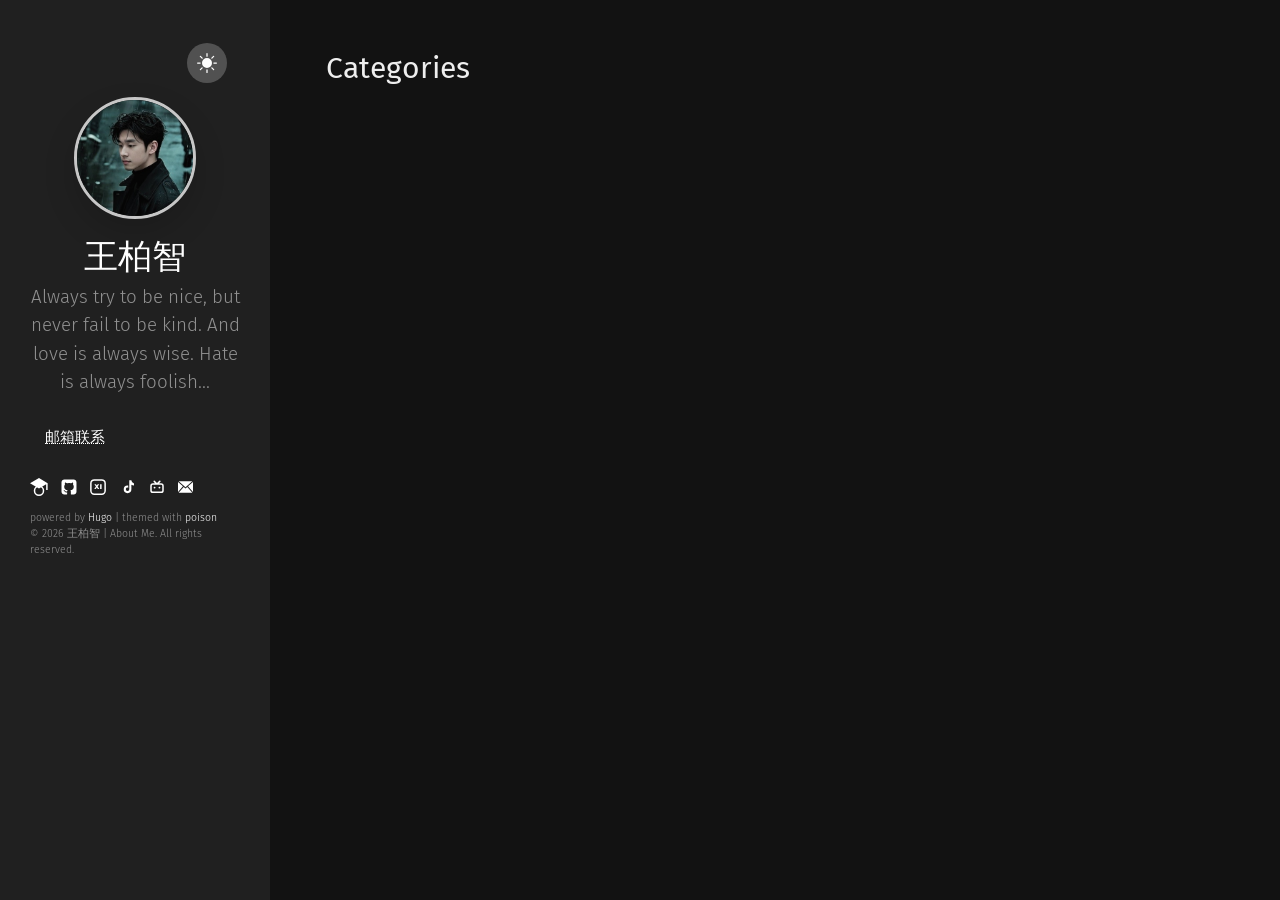
<file: categories/index.html>
<!DOCTYPE html>
<html xmlns="http://www.w3.org/1999/xhtml" xml:lang="zh-cn" lang="zh-cn">
<head>
    










    








<script defer language="javascript" type="text/javascript" src="/js/bundle.min.d89dfd5671c30d34482e3f8dce94e6d5b94aba4bce824da0826a8f9ca6806374.js"></script>






    
    <meta http-equiv="content-type" content="text/html; charset=utf-8">

    
    <meta name="viewport" content="width=device-width, initial-scale=1.0">

    
    <link rel="icon" href=/favicon.png>

    
    





  






<!-- Open Graph image and Twitter Card metadata -->

<title itemprop="name">王柏智 | About Me</title>
<meta property="og:title" content=王柏智&#32;|&#32;About&#32;Me />
<meta name="twitter:title" content=王柏智&#32;|&#32;About&#32;Me />
<meta itemprop="name" content=王柏智&#32;|&#32;About&#32;Me />
<meta name="application-name" content=王柏智&#32;|&#32;About&#32;Me />
<meta property="og:site_name" content="王柏智 | About Me" />


<meta name="description" content="" />
<meta itemprop="description" content="" />
<meta property="og:description" content="" />
<meta name="twitter:description" content="" />


<base href="/categories/" />
<link rel="canonical" href="/categories/" itemprop="url" />
<meta name="url" content="/categories/" />
<meta name="twitter:url" content="/categories/" />
<meta property="og:url" content="/categories/" />


<meta property="og:updated_time" content="0001-01-01T00:00:00Z" />


<link rel="sitemap" type="application/xml" title="Sitemap" href='/sitemap.xml' />
<link href="/categories/index.xml" rel="alternate" type="application/rss+xml" title="王柏智 | About Me" />

<meta name="robots" content="index,follow" />
<meta name="googlebot" content="index,follow" />



<meta property="fb:admins" content="" />


<meta name="apple-mobile-web-app-title" content="王柏智 | About Me" />
<meta name="apple-mobile-web-app-capable" content="yes" />
<meta name="apple-mobile-web-app-status-bar-style" content="black" />






<meta name="generator" content="Hugo 0.154.3">


    
    

<link type="text/css" rel="stylesheet" href="/css/bundle.min.de58776ba85db974925f8b61bcb4d2256d014123ddeb2bfc25de7244c5384def.css">


    
    <style>
    body {
        --sidebar-bg-color: #202020;
        --sidebar-img-border-color: #515151;
        --sidebar-p-color: #909090;
        --sidebar-h1-color: #FFF;
        --sidebar-a-color: #FFF;
        --sidebar-socials-color: #FFF;
        --text-color: #222;
        --bkg-color: #FAF9F6;
        --post-title-color: #303030;
        --list-color: #5a5a5a;
        --link-color: #268bd2;
        --date-color: #515151;
        --table-border-color: #E5E5E5;
        --table-stripe-color: #F9F9F9;
        --code-color: #000;
        --code-background-color: #E5E5E5;
        --code-block-color: #fff;
        --code-block-background-color: #272822;
        --moon-sun-color: #FFF;
        --moon-sun-background-color: #515151;
    }
    body.dark-theme {
        --text-color: #eee;
        --bkg-color: #121212;
        --post-title-color: #DBE2E9;
        --list-color: #9d9d9d;
        --link-color: #268bd2;
        --date-color: #9a9a9a;
        --table-border-color: #515151;
        --table-stripe-color: #202020;
        --code-color: #fff;
        --code-background-color: #515151;
        --code-block-color: #fff;
        --code-block-background-color: #272822;
    }
    body {
        background-color: var(--bkg-color);
    }
</style>

</head>

    <body class="dark-theme">
        <div class="wrapper">
            <aside class="sidebar">
    <div class="container sidebar-sticky">
        <div class="light-dark" align="right">
    <button class="btn-light-dark" title="Toggle light/dark mode">
        <svg class="moon" xmlns="http://www.w3.org/2000/svg" width="1em" height="1em" viewBox="0 0 16 16">
            <path fill="currentColor" d="M6 .278a.768.768 0 0 1 .08.858a7.208 7.208 0 0 0-.878 3.46c0 4.021 3.278 7.277 7.318 7.277c.527 0 1.04-.055 1.533-.16a.787.787 0 0 1 .81.316a.733.733 0 0 1-.031.893A8.349 8.349 0 0 1 8.344 16C3.734 16 0 12.286 0 7.71C0 4.266 2.114 1.312 5.124.06A.752.752 0 0 1 6 .278z"/>
        </svg>
        <svg class="sun" xmlns="http://www.w3.org/2000/svg" width="1em" height="1em" viewBox="0 0 16 16">
            <path fill="currentColor" d="M8 12a4 4 0 1 0 0-8a4 4 0 0 0 0 8zM8 0a.5.5 0 0 1 .5.5v2a.5.5 0 0 1-1 0v-2A.5.5 0 0 1 8 0zm0 13a.5.5 0 0 1 .5.5v2a.5.5 0 0 1-1 0v-2A.5.5 0 0 1 8 13zm8-5a.5.5 0 0 1-.5.5h-2a.5.5 0 0 1 0-1h2a.5.5 0 0 1 .5.5zM3 8a.5.5 0 0 1-.5.5h-2a.5.5 0 0 1 0-1h2A.5.5 0 0 1 3 8zm10.657-5.657a.5.5 0 0 1 0 .707l-1.414 1.415a.5.5 0 1 1-.707-.708l1.414-1.414a.5.5 0 0 1 .707 0zm-9.193 9.193a.5.5 0 0 1 0 .707L3.05 13.657a.5.5 0 0 1-.707-.707l1.414-1.414a.5.5 0 0 1 .707 0zm9.193 2.121a.5.5 0 0 1-.707 0l-1.414-1.414a.5.5 0 0 1 .707-.707l1.414 1.414a.5.5 0 0 1 0 .707zM4.464 4.465a.5.5 0 0 1-.707 0L2.343 3.05a.5.5 0 1 1 .707-.707l1.414 1.414a.5.5 0 0 1 0 .708z"/>
        </svg>
    </button>
</div>

        <div class="sidebar-about">
    <h1 class="brand">
        
            <a href="/">
                <img src="/images/profile.jpg" alt="brand image">
            </a>
        
        
            <a href="/">
                <h1>王柏智</h1>
            </a>
        
    </h1>
    <p class="lead">
    Always try to be nice, but never fail to be kind. And love is always wise. Hate is always foolish...
    </p>
</div>

        <nav>
    <ul class="sidebar-nav">

        
        
        
        
            
                <li class="bullet">
                    <a href="mailto:wbz@mail.ustc.edu.cn" target="_blank" rel="noopener noreferrer">邮箱联系</a>
                </li>
            

            
                
                
            
            
                
                
            
                
                
            
        

    </ul>
</nav>

        
    <a target="_blank" rel="noopener noreferrer" class="social" title="Google Scholar" href="https://scholar.google.com/citations?hl=zh-CN&amp;user=AjsvAy8AAAAJ">
        <svg xmlns="http://www.w3.org/2000/svg" width="1.2em" height="1.2em" viewBox="0 0 24 24" aria-hidden="true">
            <path fill="currentColor" d="M12 24a7 7 0 1 0 0-14a7 7 0 0 0 0 14Zm0-2a5 5 0 1 1 0-10a5 5 0 0 1 0 10ZM12 0L0 7l12 7l9.54-5.57V16h2V7L12 0Z"/>
        </svg>
    </a>


    <a target="_blank" rel="noopener noreferrer" class="social" title="GitHub" href="https://github.com/Badgewho">
        <svg xmlns="http://www.w3.org/2000/svg" width="1.2em" height="1.2em" viewBox="-2 -2 24 24" aria-hidden="true">
            <path fill="currentColor" d="M18.88 1.099C18.147.366 17.265 0 16.233 0H3.746C2.714 0 1.832.366 1.099 1.099C.366 1.832 0 2.714 0 3.746v12.487c0 1.032.366 1.914 1.099 2.647c.733.733 1.615 1.099 2.647 1.099H6.66c.19 0 .333-.007.429-.02a.504.504 0 0 0 .286-.169c.095-.1.143-.245.143-.435l-.007-.885c-.004-.564-.006-1.01-.006-1.34l-.3.052c-.19.035-.43.05-.721.046a5.555 5.555 0 0 1-.904-.091a2.026 2.026 0 0 1-.872-.39a1.651 1.651 0 0 1-.572-.8l-.13-.3a3.25 3.25 0 0 0-.41-.663c-.186-.243-.375-.407-.566-.494l-.09-.065a.956.956 0 0 1-.17-.156a.723.723 0 0 1-.117-.182c-.026-.061-.004-.111.065-.15c.07-.04.195-.059.378-.059l.26.04c.173.034.388.138.643.311a2.1 2.1 0 0 1 .631.677c.2.355.44.626.722.813c.282.186.566.28.852.28c.286 0 .533-.022.742-.065a2.59 2.59 0 0 0 .585-.196c.078-.58.29-1.028.637-1.34a8.907 8.907 0 0 1-1.333-.234a5.314 5.314 0 0 1-1.223-.507a3.5 3.5 0 0 1-1.047-.872c-.277-.347-.505-.802-.683-1.365c-.177-.564-.266-1.215-.266-1.952c0-1.049.342-1.942 1.027-2.68c-.32-.788-.29-1.673.091-2.652c.252-.079.625-.02 1.119.175c.494.195.856.362 1.086.5c.23.14.414.257.553.352a9.233 9.233 0 0 1 2.497-.338c.859 0 1.691.113 2.498.338l.494-.312a6.997 6.997 0 0 1 1.197-.572c.46-.174.81-.221 1.054-.143c.39.98.424 1.864.103 2.653c.685.737 1.028 1.63 1.028 2.68c0 .737-.089 1.39-.267 1.957c-.177.568-.407 1.023-.689 1.366a3.65 3.65 0 0 1-1.053.865c-.42.234-.828.403-1.223.507a8.9 8.9 0 0 1-1.333.235c.45.39.676 1.005.676 1.846v3.11c0 .147.021.266.065.357a.36.36 0 0 0 .208.189c.096.034.18.056.254.064c.074.01.18.013.318.013h2.914c1.032 0 1.914-.366 2.647-1.099c.732-.732 1.099-1.615 1.099-2.647V3.746c0-1.032-.367-1.914-1.1-2.647z"/>
        </svg>
    </a>


    <a target="_blank" rel="noopener noreferrer" class="social" title="小红书" href="https://xhslink.com/m/93BtZ7NFHCz">
        <svg xmlns="http://www.w3.org/2000/svg" width="1.2em" height="1.2em" viewBox="0 0 24 24" aria-hidden="true">
            <rect x="2.5" y="2.5" width="19" height="19" rx="4.5" fill="none" stroke="currentColor" stroke-width="2"/>
            <path fill="currentColor" d="M7.2 8.2h2l1.2 1.9l1.2-1.9h2l-2.1 3.1l2.3 3.5h-2l-1.4-2.2l-1.4 2.2H7l2.3-3.5zm7.6 0h2v6.6h-2z"/>
        </svg>
    </a>


    <a target="_blank" rel="noopener noreferrer" class="social" title="抖音" href="https://v.douyin.com/bnN7RFifrj8/">
        <svg xmlns="http://www.w3.org/2000/svg" width="1.2em" height="1.2em" viewBox="0 0 24 24" aria-hidden="true">
            <path fill="currentColor" d="M16.5 3c.4 1.9 1.5 3.4 3.5 4.2v2.7c-1.3 0-2.5-.3-3.5-1v6.2a5.1 5.1 0 1 1-5.1-5.1c.3 0 .6 0 .9.1v2.8a2.3 2.3 0 1 0 1.4 2.2V3z"/>
        </svg>
    </a>


    <a target="_blank" rel="noopener noreferrer" class="social" title="bilibili" href="https://space.bilibili.com/436001051?spm_id_from=333.1007.0.0">
        <svg xmlns="http://www.w3.org/2000/svg" width="1.2em" height="1.2em" viewBox="0 0 24 24" aria-hidden="true">
            <path fill="currentColor" d="M7.6 3.8a1 1 0 0 1 1.4 0L12 6.7l3-2.9a1 1 0 1 1 1.4 1.4l-1.8 1.8h2.9A3.5 3.5 0 0 1 21 10.5v6A3.5 3.5 0 0 1 17.5 20h-11A3.5 3.5 0 0 1 3 16.5v-6A3.5 3.5 0 0 1 6.5 7h2.9L7.6 5.2a1 1 0 0 1 0-1.4ZM6.5 9A1.5 1.5 0 0 0 5 10.5v6A1.5 1.5 0 0 0 6.5 18h11a1.5 1.5 0 0 0 1.5-1.5v-6A1.5 1.5 0 0 0 17.5 9zm2.25 2.5A1.25 1.25 0 1 1 7.5 12.75a1.25 1.25 0 0 1 1.25-1.25Zm6.5 0A1.25 1.25 0 1 1 14 12.75a1.25 1.25 0 0 1 1.25-1.25Z"/>
        </svg>
    </a>


    <a target="_blank" rel="noopener noreferrer" class="social" title="Email" href="mailto:wbz@mail.ustc.edu.cn">
       <svg xmlns="http://www.w3.org/2000/svg" width="1em" height="1.2em" viewBox="0 0 485.211 485.211" aria-hidden="true">
            <path fill="currentColor" d="M301.393,241.631L464.866,424.56H20.332l163.474-182.928l58.801,51.443L301.393,241.631z M462.174,60.651H23.027 l219.579,192.142L462.174,60.651z M324.225,221.67l160.986,180.151V80.792L324.225,221.67z M0,80.792v321.029L160.972,221.64 L0,80.792z"/>
       </svg>
    </a>


        <p class="footnote">
powered by <a target="_blank" href="https://gohugo.io">Hugo</a> | themed with <a target="_blank" href="https://github.com/lukeorth/poison">poison</a>
    <br>
    &copy; 2026 王柏智 | About Me. All rights reserved.
</p>

  </div>
</aside>

            <main class="content container">
                <h1 class="title">Categories</h1>
<ul class="entries">
    
</ul>

            </main>
            
        </div>
    </body>
</html>
</file>
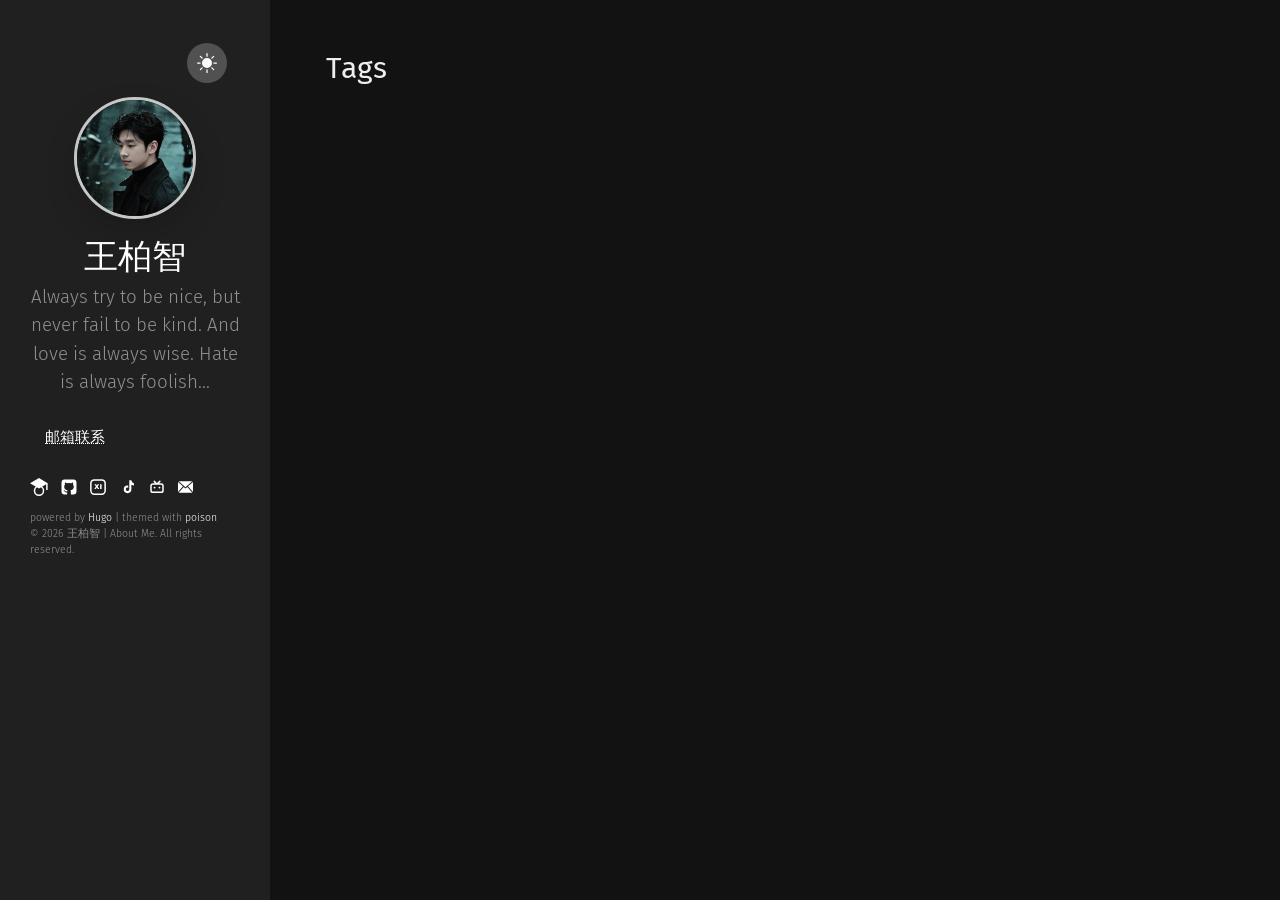
<file: tags/index.html>
<!DOCTYPE html>
<html xmlns="http://www.w3.org/1999/xhtml" xml:lang="zh-cn" lang="zh-cn">
<head>
    










    








<script defer language="javascript" type="text/javascript" src="/js/bundle.min.d89dfd5671c30d34482e3f8dce94e6d5b94aba4bce824da0826a8f9ca6806374.js"></script>






    
    <meta http-equiv="content-type" content="text/html; charset=utf-8">

    
    <meta name="viewport" content="width=device-width, initial-scale=1.0">

    
    <link rel="icon" href=/favicon.png>

    
    





  






<!-- Open Graph image and Twitter Card metadata -->

<title itemprop="name">王柏智 | About Me</title>
<meta property="og:title" content=王柏智&#32;|&#32;About&#32;Me />
<meta name="twitter:title" content=王柏智&#32;|&#32;About&#32;Me />
<meta itemprop="name" content=王柏智&#32;|&#32;About&#32;Me />
<meta name="application-name" content=王柏智&#32;|&#32;About&#32;Me />
<meta property="og:site_name" content="王柏智 | About Me" />


<meta name="description" content="" />
<meta itemprop="description" content="" />
<meta property="og:description" content="" />
<meta name="twitter:description" content="" />


<base href="/tags/" />
<link rel="canonical" href="/tags/" itemprop="url" />
<meta name="url" content="/tags/" />
<meta name="twitter:url" content="/tags/" />
<meta property="og:url" content="/tags/" />


<meta property="og:updated_time" content="0001-01-01T00:00:00Z" />


<link rel="sitemap" type="application/xml" title="Sitemap" href='/sitemap.xml' />
<link href="/tags/index.xml" rel="alternate" type="application/rss+xml" title="王柏智 | About Me" />

<meta name="robots" content="index,follow" />
<meta name="googlebot" content="index,follow" />



<meta property="fb:admins" content="" />


<meta name="apple-mobile-web-app-title" content="王柏智 | About Me" />
<meta name="apple-mobile-web-app-capable" content="yes" />
<meta name="apple-mobile-web-app-status-bar-style" content="black" />






<meta name="generator" content="Hugo 0.154.3">


    
    

<link type="text/css" rel="stylesheet" href="/css/bundle.min.de58776ba85db974925f8b61bcb4d2256d014123ddeb2bfc25de7244c5384def.css">


    
    <style>
    body {
        --sidebar-bg-color: #202020;
        --sidebar-img-border-color: #515151;
        --sidebar-p-color: #909090;
        --sidebar-h1-color: #FFF;
        --sidebar-a-color: #FFF;
        --sidebar-socials-color: #FFF;
        --text-color: #222;
        --bkg-color: #FAF9F6;
        --post-title-color: #303030;
        --list-color: #5a5a5a;
        --link-color: #268bd2;
        --date-color: #515151;
        --table-border-color: #E5E5E5;
        --table-stripe-color: #F9F9F9;
        --code-color: #000;
        --code-background-color: #E5E5E5;
        --code-block-color: #fff;
        --code-block-background-color: #272822;
        --moon-sun-color: #FFF;
        --moon-sun-background-color: #515151;
    }
    body.dark-theme {
        --text-color: #eee;
        --bkg-color: #121212;
        --post-title-color: #DBE2E9;
        --list-color: #9d9d9d;
        --link-color: #268bd2;
        --date-color: #9a9a9a;
        --table-border-color: #515151;
        --table-stripe-color: #202020;
        --code-color: #fff;
        --code-background-color: #515151;
        --code-block-color: #fff;
        --code-block-background-color: #272822;
    }
    body {
        background-color: var(--bkg-color);
    }
</style>

</head>

    <body class="dark-theme">
        <div class="wrapper">
            <aside class="sidebar">
    <div class="container sidebar-sticky">
        <div class="light-dark" align="right">
    <button class="btn-light-dark" title="Toggle light/dark mode">
        <svg class="moon" xmlns="http://www.w3.org/2000/svg" width="1em" height="1em" viewBox="0 0 16 16">
            <path fill="currentColor" d="M6 .278a.768.768 0 0 1 .08.858a7.208 7.208 0 0 0-.878 3.46c0 4.021 3.278 7.277 7.318 7.277c.527 0 1.04-.055 1.533-.16a.787.787 0 0 1 .81.316a.733.733 0 0 1-.031.893A8.349 8.349 0 0 1 8.344 16C3.734 16 0 12.286 0 7.71C0 4.266 2.114 1.312 5.124.06A.752.752 0 0 1 6 .278z"/>
        </svg>
        <svg class="sun" xmlns="http://www.w3.org/2000/svg" width="1em" height="1em" viewBox="0 0 16 16">
            <path fill="currentColor" d="M8 12a4 4 0 1 0 0-8a4 4 0 0 0 0 8zM8 0a.5.5 0 0 1 .5.5v2a.5.5 0 0 1-1 0v-2A.5.5 0 0 1 8 0zm0 13a.5.5 0 0 1 .5.5v2a.5.5 0 0 1-1 0v-2A.5.5 0 0 1 8 13zm8-5a.5.5 0 0 1-.5.5h-2a.5.5 0 0 1 0-1h2a.5.5 0 0 1 .5.5zM3 8a.5.5 0 0 1-.5.5h-2a.5.5 0 0 1 0-1h2A.5.5 0 0 1 3 8zm10.657-5.657a.5.5 0 0 1 0 .707l-1.414 1.415a.5.5 0 1 1-.707-.708l1.414-1.414a.5.5 0 0 1 .707 0zm-9.193 9.193a.5.5 0 0 1 0 .707L3.05 13.657a.5.5 0 0 1-.707-.707l1.414-1.414a.5.5 0 0 1 .707 0zm9.193 2.121a.5.5 0 0 1-.707 0l-1.414-1.414a.5.5 0 0 1 .707-.707l1.414 1.414a.5.5 0 0 1 0 .707zM4.464 4.465a.5.5 0 0 1-.707 0L2.343 3.05a.5.5 0 1 1 .707-.707l1.414 1.414a.5.5 0 0 1 0 .708z"/>
        </svg>
    </button>
</div>

        <div class="sidebar-about">
    <h1 class="brand">
        
            <a href="/">
                <img src="/images/profile.jpg" alt="brand image">
            </a>
        
        
            <a href="/">
                <h1>王柏智</h1>
            </a>
        
    </h1>
    <p class="lead">
    Always try to be nice, but never fail to be kind. And love is always wise. Hate is always foolish...
    </p>
</div>

        <nav>
    <ul class="sidebar-nav">

        
        
        
        
            
                <li class="bullet">
                    <a href="mailto:wbz@mail.ustc.edu.cn" target="_blank" rel="noopener noreferrer">邮箱联系</a>
                </li>
            

            
                
                
            
            
                
                
            
                
                
            
        

    </ul>
</nav>

        
    <a target="_blank" rel="noopener noreferrer" class="social" title="Google Scholar" href="https://scholar.google.com/citations?hl=zh-CN&amp;user=AjsvAy8AAAAJ">
        <svg xmlns="http://www.w3.org/2000/svg" width="1.2em" height="1.2em" viewBox="0 0 24 24" aria-hidden="true">
            <path fill="currentColor" d="M12 24a7 7 0 1 0 0-14a7 7 0 0 0 0 14Zm0-2a5 5 0 1 1 0-10a5 5 0 0 1 0 10ZM12 0L0 7l12 7l9.54-5.57V16h2V7L12 0Z"/>
        </svg>
    </a>


    <a target="_blank" rel="noopener noreferrer" class="social" title="GitHub" href="https://github.com/Badgewho">
        <svg xmlns="http://www.w3.org/2000/svg" width="1.2em" height="1.2em" viewBox="-2 -2 24 24" aria-hidden="true">
            <path fill="currentColor" d="M18.88 1.099C18.147.366 17.265 0 16.233 0H3.746C2.714 0 1.832.366 1.099 1.099C.366 1.832 0 2.714 0 3.746v12.487c0 1.032.366 1.914 1.099 2.647c.733.733 1.615 1.099 2.647 1.099H6.66c.19 0 .333-.007.429-.02a.504.504 0 0 0 .286-.169c.095-.1.143-.245.143-.435l-.007-.885c-.004-.564-.006-1.01-.006-1.34l-.3.052c-.19.035-.43.05-.721.046a5.555 5.555 0 0 1-.904-.091a2.026 2.026 0 0 1-.872-.39a1.651 1.651 0 0 1-.572-.8l-.13-.3a3.25 3.25 0 0 0-.41-.663c-.186-.243-.375-.407-.566-.494l-.09-.065a.956.956 0 0 1-.17-.156a.723.723 0 0 1-.117-.182c-.026-.061-.004-.111.065-.15c.07-.04.195-.059.378-.059l.26.04c.173.034.388.138.643.311a2.1 2.1 0 0 1 .631.677c.2.355.44.626.722.813c.282.186.566.28.852.28c.286 0 .533-.022.742-.065a2.59 2.59 0 0 0 .585-.196c.078-.58.29-1.028.637-1.34a8.907 8.907 0 0 1-1.333-.234a5.314 5.314 0 0 1-1.223-.507a3.5 3.5 0 0 1-1.047-.872c-.277-.347-.505-.802-.683-1.365c-.177-.564-.266-1.215-.266-1.952c0-1.049.342-1.942 1.027-2.68c-.32-.788-.29-1.673.091-2.652c.252-.079.625-.02 1.119.175c.494.195.856.362 1.086.5c.23.14.414.257.553.352a9.233 9.233 0 0 1 2.497-.338c.859 0 1.691.113 2.498.338l.494-.312a6.997 6.997 0 0 1 1.197-.572c.46-.174.81-.221 1.054-.143c.39.98.424 1.864.103 2.653c.685.737 1.028 1.63 1.028 2.68c0 .737-.089 1.39-.267 1.957c-.177.568-.407 1.023-.689 1.366a3.65 3.65 0 0 1-1.053.865c-.42.234-.828.403-1.223.507a8.9 8.9 0 0 1-1.333.235c.45.39.676 1.005.676 1.846v3.11c0 .147.021.266.065.357a.36.36 0 0 0 .208.189c.096.034.18.056.254.064c.074.01.18.013.318.013h2.914c1.032 0 1.914-.366 2.647-1.099c.732-.732 1.099-1.615 1.099-2.647V3.746c0-1.032-.367-1.914-1.1-2.647z"/>
        </svg>
    </a>


    <a target="_blank" rel="noopener noreferrer" class="social" title="小红书" href="https://xhslink.com/m/93BtZ7NFHCz">
        <svg xmlns="http://www.w3.org/2000/svg" width="1.2em" height="1.2em" viewBox="0 0 24 24" aria-hidden="true">
            <rect x="2.5" y="2.5" width="19" height="19" rx="4.5" fill="none" stroke="currentColor" stroke-width="2"/>
            <path fill="currentColor" d="M7.2 8.2h2l1.2 1.9l1.2-1.9h2l-2.1 3.1l2.3 3.5h-2l-1.4-2.2l-1.4 2.2H7l2.3-3.5zm7.6 0h2v6.6h-2z"/>
        </svg>
    </a>


    <a target="_blank" rel="noopener noreferrer" class="social" title="抖音" href="https://v.douyin.com/bnN7RFifrj8/">
        <svg xmlns="http://www.w3.org/2000/svg" width="1.2em" height="1.2em" viewBox="0 0 24 24" aria-hidden="true">
            <path fill="currentColor" d="M16.5 3c.4 1.9 1.5 3.4 3.5 4.2v2.7c-1.3 0-2.5-.3-3.5-1v6.2a5.1 5.1 0 1 1-5.1-5.1c.3 0 .6 0 .9.1v2.8a2.3 2.3 0 1 0 1.4 2.2V3z"/>
        </svg>
    </a>


    <a target="_blank" rel="noopener noreferrer" class="social" title="bilibili" href="https://space.bilibili.com/436001051?spm_id_from=333.1007.0.0">
        <svg xmlns="http://www.w3.org/2000/svg" width="1.2em" height="1.2em" viewBox="0 0 24 24" aria-hidden="true">
            <path fill="currentColor" d="M7.6 3.8a1 1 0 0 1 1.4 0L12 6.7l3-2.9a1 1 0 1 1 1.4 1.4l-1.8 1.8h2.9A3.5 3.5 0 0 1 21 10.5v6A3.5 3.5 0 0 1 17.5 20h-11A3.5 3.5 0 0 1 3 16.5v-6A3.5 3.5 0 0 1 6.5 7h2.9L7.6 5.2a1 1 0 0 1 0-1.4ZM6.5 9A1.5 1.5 0 0 0 5 10.5v6A1.5 1.5 0 0 0 6.5 18h11a1.5 1.5 0 0 0 1.5-1.5v-6A1.5 1.5 0 0 0 17.5 9zm2.25 2.5A1.25 1.25 0 1 1 7.5 12.75a1.25 1.25 0 0 1 1.25-1.25Zm6.5 0A1.25 1.25 0 1 1 14 12.75a1.25 1.25 0 0 1 1.25-1.25Z"/>
        </svg>
    </a>


    <a target="_blank" rel="noopener noreferrer" class="social" title="Email" href="mailto:wbz@mail.ustc.edu.cn">
       <svg xmlns="http://www.w3.org/2000/svg" width="1em" height="1.2em" viewBox="0 0 485.211 485.211" aria-hidden="true">
            <path fill="currentColor" d="M301.393,241.631L464.866,424.56H20.332l163.474-182.928l58.801,51.443L301.393,241.631z M462.174,60.651H23.027 l219.579,192.142L462.174,60.651z M324.225,221.67l160.986,180.151V80.792L324.225,221.67z M0,80.792v321.029L160.972,221.64 L0,80.792z"/>
       </svg>
    </a>


        <p class="footnote">
powered by <a target="_blank" href="https://gohugo.io">Hugo</a> | themed with <a target="_blank" href="https://github.com/lukeorth/poison">poison</a>
    <br>
    &copy; 2026 王柏智 | About Me. All rights reserved.
</p>

  </div>
</aside>

            <main class="content container">
                <h1 class="title">Tags</h1>
<ul class="entries">
    
</ul>

            </main>
            
        </div>
    </body>
</html>
</file>
<file: css/bundle.min.de58776ba85db974925f8b61bcb4d2256d014123ddeb2bfc25de7244c5384def.css>
*{-webkit-box-sizing:border-box;-moz-box-sizing:border-box;box-sizing:border-box}html,body{margin:0;padding:0}html{font-family:helvetica neue,Helvetica,Arial,sans-serif;font-size:16px;line-height:1.5}@media(min-width:38em){html{font-size:20px}}body{color:#515151;-webkit-text-size-adjust:100%;-ms-text-size-adjust:100%}a{color:var(--link-color);text-decoration:none}a:hover,a:focus{text-decoration:underline}h1,h2,h3,h4,h5,h6{margin-bottom:.5rem;font-weight:400;line-height:1.25;color:#313131;text-rendering:optimizeLegibility}h1{font-size:2rem}h2{margin-top:1rem;font-size:1.5rem}h3{margin-top:1.5rem;font-size:1.25rem}h4,h5,h6{margin-top:1rem;font-size:1rem}p{margin-top:0;margin-bottom:1rem}strong{color:#303030}ul,ol,dl{margin-top:0;margin-bottom:1rem}dt{font-weight:700}dd{margin-bottom:.5rem}hr{position:relative;margin:1.5rem 0;border:0;border-top:2px solid #ccc;border-bottom:1px solid #fff}abbr{font-size:85%;font-weight:700;color:#555;text-transform:uppercase}abbr[title]{cursor:help;border-bottom:1px dotted #e5e5e5}code,pre{font-family:Menlo,Monaco,courier new,monospace}code{padding:.25em .5em;font-size:85%;color:#bf616a;background-color:#f9f9f9;border-radius:3px}pre{display:block;margin-top:0;margin-bottom:1rem;padding:1rem;font-size:.8rem;line-height:1.4;white-space:pre;white-space:pre-wrap;word-break:break-all;word-wrap:break-word;background-color:#f9f9f9}pre code{padding:0;font-size:100%;color:inherit;background-color:initial}.highlight{margin-bottom:1rem;border-radius:4px}.highlight pre{margin-bottom:0}blockquote{padding:.5rem 1rem;margin:.8rem 0;color:#7a7a7a;border-left:.25rem solid #e5e5e5}blockquote p:last-child{margin-bottom:0}@media(min-width:30em){blockquote{padding-right:5rem;padding-left:1.25rem}.container{margin-right:auto}}img{display:block;margin:0 0 1rem;border-radius:5px;max-width:100%;height:auto}.lead{font-size:1.25rem;font-weight:300}.message{margin-bottom:1rem;padding:1rem;color:#717171;background-color:#f9f9f9}.container{max-width:38rem;padding-left:1rem;padding-right:1rem}.masthead{padding-top:1rem;padding-bottom:1rem;margin-bottom:3rem}.masthead-title{margin-top:0;margin-bottom:0;color:#505050}.masthead-title a{color:#505050}.masthead-title small{font-size:75%;font-weight:400;color:silver;letter-spacing:0}.page,.post{margin-bottom:4em}.page-title,.post-title,.post-title a{color:#303030}.page-title,.post-title{margin-top:0}.post-date{display:block;margin-top:-.5rem;margin-bottom:1rem;color:#9a9a9a}.related{padding-top:2rem;padding-bottom:2rem;border-top:1px solid #eee}.related-posts{padding-left:0;list-style:none}.related-posts h3{margin-top:0}.related-posts li small{font-size:75%;color:#999}.related-posts li a:hover{color:#268bd2;text-decoration:none}.related-posts li a:hover small{color:inherit}.comments{margin-top:3em}.pagination{overflow:hidden;margin-left:-1rem;margin-right:-1rem;font-family:pt sans,Helvetica,Arial,sans-serif;color:#ccc;text-align:center}.pagination-item{display:block;padding:1rem;border:1px solid #eee}.pagination-item:first-child{margin-bottom:-1px}a.pagination-item:hover{background-color:#f5f5f5}@media(min-width:30em){.pagination{margin:3rem 0}.pagination-item{float:left;width:50%}.pagination-item:first-child{margin-bottom:0;border-top-left-radius:4px;border-bottom-left-radius:4px}.pagination-item:last-child{margin-left:-1px;border-top-right-radius:4px;border-bottom-right-radius:4px}}.copy-success{background:0 0;border:none;background-image:url(/icons/copy_success.svg);width:24px;height:24px;background-size:contain;background-repeat:no-repeat;background-position:50%;position:absolute;top:0;right:0;z-index:10}.copy-button{background:0 0;border:none;width:24px;height:24px;background-image:url(/icons/copy_content.svg);background-size:contain;background-repeat:no-repeat;background-position:50%;position:absolute;top:0;right:0;z-index:10;padding:10px;cursor:pointer;transition:opacity .3s ease}.copy-button:hover{opacity:.8}.copy-button:active{transform:scale(.95);opacity:.7}.code-container{position:relative;display:inline-block;width:100%}.hll{background-color:#ffc}.c{color:#999}.err{color:#a00;background-color:#faa}.k{color:#069}.o{color:#555}.cm{color:#09f;font-style:italic}.cp{color:#099}.c1{color:#999}.cs{color:#999}.gd{background-color:#fcc;border:1px solid #c00}.ge{font-style:italic}.gr{color:red}.gh{color:#030}.gi{background-color:#cfc;border:1px solid #0c0}.go{color:#aaa}.gp{color:#009}.gs{}.gu{color:#030}.gt{color:#9c6}.kc{color:#069}.kd{color:#069}.kn{color:#069}.kp{color:#069}.kr{color:#069}.kt{color:#078}.m{color:#f60}.s{color:#d44950}.na{color:#4f9fcf}.nb{color:#366}.nc{color:#0a8}.no{color:#360}.nd{color:#99f}.ni{color:#999}.ne{color:#c00}.nf{color:#c0f}.nl{color:#99f}.nn{color:#0cf}.nt{color:#2f6f9f}.nv{color:#033}.ow{color:#000}.w{color:#bbb}.mf{color:#f60}.mh{color:#f60}.mi{color:#f60}.mo{color:#f60}.sb{color:#c30}.sc{color:#c30}.sd{color:#c30;font-style:italic}.s2{color:#c30}.se{color:#c30}.sh{color:#c30}.si{color:#a00}.sx{color:#c30}.sr{color:#3aa}.s1{color:#c30}.ss{color:#fc3}.bp{color:#366}.vc{color:#033}.vg{color:#033}.vi{color:#033}.il{color:#f60}.css .o,.css .o+.nt,.css .nt+.nt{color:#999}html{font-family:fira sans,sans-serif;font-weight:300}@media(min-width:48em){html{font-size:16px}}@media(min-width:58em){html{font-size:20px}}pre{tab-size:4}.sidebar{text-align:center;padding:2rem 1rem;color:rgba(255,255,255,.5);flex-shrink:0}@media(min-width:48em){.sidebar{top:0;left:0;bottom:0;width:18rem;text-align:left;overflow-y:auto;scrollbar-width:thin;scrollbar-color:#464646 auto}::-webkit-scrollbar{width:7px}::-webkit-scrollbar-track{background:0 0;border-radius:10px}::-webkit-scrollbar-thumb{background-color:#464646;border-radius:10px}::-webkit-scrollbar-thumb:hover{background-color:#969696}}.sidebar a,li{color:var(--sidebar-a-color)}.sidebar-about{text-align:center;color:var(--sidebar-p-color)}.sidebar-about h1{color:var(--sidebar-h1-color);margin-top:0;font-weight:300;font-size:1.5em;font-family:abril fatface,serif}.sidebar-nav{margin-top:2rem;margin-bottom:2rem;padding-left:0;list-style:none}.subnav{list-style:none;padding-left:0}.sidebar-nav-item{display:block}a.sidebar-nav-item:hover,a.sidebar-nav-item:focus{text-decoration:underline}.sidebar-nav-item.active{font-weight:700}@media(min-width:48em){.sidebar-sticky{top:1rem;width:16rem}}.content{padding-top:2rem;padding-bottom:2rem}@media(min-width:48em){.content{max-width:38rem;margin-left:2rem;margin-right:1.75rem}}@media(min-width:64em){.content{max-width:44rem;margin-left:2rem;margin-right:1.75rem}}.footnote{font-size:.7em;margin-top:.5rem;color:var(--sidebar-p-color)}.go{color:#444}.badge{display:inline;vertical-align:bottom}.badges{float:right}.brand{font-size:4em;margin-bottom:0}@media(min-width:48em){.content{max-width:38rem;margin-left:1.75rem;margin-right:2rem}}@media(min-width:64em){.content{max-width:44rem;margin-left:1.75rem;margin-right:2rem}}.theme-base-08 .sidebar{background-color:#ac4142}.theme-base-08 .content a,.theme-base-08 .related-posts li a:hover{color:#ac4142}.theme-base-09 .sidebar{background-color:#d28445}.theme-base-09 .content a,.theme-base-09 .related-posts li a:hover{color:#d28445}.theme-base-0a .sidebar{background-color:#f4bf75}.theme-base-0a .content a,.theme-base-0a .related-posts li a:hover{color:#f4bf75}.theme-base-0b .sidebar{background-color:#90a959}.theme-base-0b .content a,.theme-base-0b .related-posts li a:hover{color:#90a959}.theme-base-0c .sidebar{background-color:#75b5aa}.theme-base-0c .content a,.theme-base-0c .related-posts li a:hover{color:#75b5aa}.theme-base-0d .sidebar{background-color:#6a9fb5}.theme-base-0d .content a,.theme-base-0d .related-posts li a:hover{color:#6a9fb5}.theme-base-0e .sidebar{background-color:#aa759f}.theme-base-0e .content a,.theme-base-0e .related-posts li a:hover{color:#aa759f}.theme-base-0f .sidebar{background-color:#8f5536}.theme-base-0f .content a,.theme-base-0f .related-posts li a:hover{color:#8f5536}body.layout-reverse .container.content{direction:rtl}body.layout-reverse .wrapper{justify-content:flex-end;flex-direction:row-reverse}.sub-heading{color:var(--sidebar-p-color)}@media(min-width:48em){.bullet{margin-left:1em;text-decoration-line:underline;text-decoration-style:dotted;text-decoration-thickness:1%}.sub-heading{margin-left:1em}.btn-light-dark svg{margin:auto;width:20px;height:20px;color:#000}.container.content{overflow-y:auto;padding-right:2rem;flex-grow:1}}@media(max-width:48em){body>.wrapper,body.layout-reverse .wrapper{flex-direction:column}body{overflow:auto!important;height:auto!important}.heading{font-weight:400}.entries{padding-left:0}.btn-light-dark svg{margin:auto;width:20px;height:20px;color:#000}}h1,h2,h3,h4,h5,strong{color:var(--text-color)}.content div,p,table{color:var(--text-color)}.page-title,.post-title,.post-title a{color:var(--post-title-color)}.content li,li>p{color:var(--list-color)}.content code{color:var(--code-color);background-color:var(--code-background-color)!important}.content a code{color:var(--link-color)}.content pre{color:var(--code-block-color);background-color:var(--code-block-background-color)!important}.content pre code{color:var(--code-block-color);background-color:initial!important}.btn-light-dark .moon{color:var(--moon-sun-color)}.btn-light-dark .sun{color:var(--moon-sun-color)}.btn-light-dark{padding:0;margin:1em;border-radius:50%;border:none;cursor:pointer;text-align:center;width:40px;height:40px;background-color:var(--moon-sun-background-color)}body{overflow:hidden;height:100vh}body>.wrapper{display:flex;height:100%}.container.content{overflow-y:auto;flex-grow:1}.layout-reverse .container.content{padding-right:0;padding-left:2rem}.container.content::-webkit-scrollbar{width:3px}.container.content::-webkit-scrollbar-thumb{border-radius:1.5px}.container.content::-webkit-scrollbar-track{margin:5.5em 0}.sidebar{background-color:var(--sidebar-bg-color)}.lead{text-align:center;color:var(--sidebar-p-color)}.sidebar-about img{margin-left:auto;margin-right:auto;text-align:center;border:2px solid var(--sidebar-img-border-color);border-radius:50%;height:180px;width:180px}.social{margin-right:.5em;text-decoration:none!important;color:var(--sidebar-socials-color)!important}.heading{margin-top:1em}.post-date{display:inline-block;color:var(--date-color)}.info span{display:inline-block}.info ul{display:inline-block;float:right}.info ul li{margin-left:.5em}.headline{display:flex;justify-content:space-between;align-items:center;align-content:center}.reading-time{color:gray;font-style:italic}.newsletters .help-block-for-success{display:none;margin:.25rem 1rem .25rem 0;text-align:center;color:green}.newsletters .help-block-for-error{display:none;margin:.25rem 1rem .25rem 0;text-align:center;color:#de0928}.newsletters .help-block-show{display:block}.newsletters form{display:flex;align-content:center;justify-content:center;flex-flow:row wrap}.newsletters .email-subscription-form-hide{display:none}.newsletters label{margin:.25rem 1rem .25rem 0;text-align:center}.newsletters input{margin:.25rem 1rem .25rem 0;font-size:.75rem;padding:.25rem .5rem;border:1px solid var(--text-color);border-radius:.25rem}.newsletters input:focus-visible{outline:none}.newsletters button{background-color:initial;color:var(--text-color);padding:.25rem .5rem;border-radius:.25rem;border:1px solid var(--text-color);font-family:inherit;font-size:.85rem;cursor:pointer;margin:.25rem 0}.tags{padding-left:0}.tags li{display:inline;text-decoration:none}.tags li a{color:var(--table-stripe-color);display:inline-block;padding:0 .7em;text-align:center;font-size:.7em;background-color:var(--list-color);border-radius:.2em}table{margin-bottom:1rem;width:100%;border:1px solid var(--table-border-color);border-collapse:collapse}td,th{padding:.25rem .5rem;border:1px solid var(--table-border-color)}tbody tr:nth-child(odd) td,tbody tr:nth-child(odd) th{background-color:var(--table-stripe-color)}.entries li{display:flex}.entries li .title{order:1}.entries li .published{order:3}.entries li::after{background-image:radial-gradient(circle,currentcolor 1px,transparent 1.5px);background-position:bottom;background-size:1ex 3.5px;background-repeat:space no-repeat;content:"";flex-grow:1;height:1.1em;order:2}.article-toc{display:none;font-size:.9em;width:20em;margin-top:5em;overflow-y:auto;line-height:1.4em;max-height:85%}.article-toc .toc-wrapper{position:fixed}.article-toc nav{margin-left:1em}.article-toc h4{margin-left:0}.article-toc ul{margin-bottom:0;padding:0}.article-toc li{list-style:none;margin-left:20px;margin-top:2px}.article-toc li a{color:var(--text-color);text-decoration:none}.article-toc li.active{font-weight:700}.article-toc li.inactive{font-weight:300}@media screen and (min-width:100em){.article-toc{display:block}}.next-post{text-align:right;float:right}.previous-post{float:left}.content pre code{white-space:pre}div.highlight pre{overflow-x:auto}#page-nav{text-align:center}#page-nav a{margin:0 .2em}#page-nav span{margin:0 .2em}.next{float:right;display:inline}.prev{float:left;display:inline}.current{color:var(--text-color)}@font-face{font-family:fira sans;font-style:normal;font-weight:300;src:local(''),url(/fonts/fira-sans-v16-latin-300.woff2)format('woff2'),url(/fonts/fira-sans-v16-latin-300.woff)format('woff')}@font-face{font-family:fira sans;font-style:italic;font-weight:300;src:local(''),url(/fonts/fira-sans-v16-latin-300italic.woff2)format('woff2'),url(/fonts/fira-sans-v16-latin-300italic.woff)format('woff')}@font-face{font-family:fira sans;font-style:normal;font-weight:400;src:local(''),url(/fonts/fira-sans-v16-latin-regular.woff2)format('woff2'),url(/fonts/fira-sans-v16-latin-regular.woff)format('woff')}@font-face{font-family:fira sans;font-style:italic;font-weight:400;src:local(''),url(/fonts/fira-sans-v16-latin-italic.woff2)format('woff2'),url(/fonts/fira-sans-v16-latin-italic.woff)format('woff')}@font-face{font-family:pt sans;font-style:normal;font-weight:400;src:local(''),url(/fonts/pt-sans-v17-latin-regular.woff2)format('woff2'),url(/fonts/pt-sans-v17-latin-regular.woff)format('woff')}@font-face{font-family:pt sans;font-style:italic;font-weight:400;src:local(''),url(/fonts/pt-sans-v17-latin-italic.woff2)format('woff2'),url(/fonts/pt-sans-v17-latin-italic.woff)format('woff')}@font-face{font-family:pt sans;font-style:normal;font-weight:700;src:local(''),url(/fonts/pt-sans-v17-latin-700.woff2)format('woff2'),url(/fonts/pt-sans-v17-latin-700.woff)format('woff')}@font-face{font-family:pt sans;font-style:italic;font-weight:700;src:local(''),url(/fonts/pt-sans-v17-latin-700italic.woff2)format('woff2'),url(/fonts/pt-sans-v17-latin-700italic.woff)format('woff')}@font-face{font-family:abril fatface;font-style:normal;font-weight:400;src:local(''),url(/fonts/abril-fatface-v19-latin-regular.woff2)format('woff2'),url(/fonts/abril-fatface-v19-latin-regular.woff)format('woff')}@font-face{font-family:KaTeX_AMS;font-style:normal;font-weight:400;src:url(fonts/KaTeX_AMS-Regular.woff2)format("woff2"),url(fonts/KaTeX_AMS-Regular.woff)format("woff"),url(fonts/KaTeX_AMS-Regular.ttf)format("truetype")}@font-face{font-family:KaTeX_Caligraphic;font-style:normal;font-weight:700;src:url(fonts/KaTeX_Caligraphic-Bold.woff2)format("woff2"),url(fonts/KaTeX_Caligraphic-Bold.woff)format("woff"),url(fonts/KaTeX_Caligraphic-Bold.ttf)format("truetype")}@font-face{font-family:KaTeX_Caligraphic;font-style:normal;font-weight:400;src:url(fonts/KaTeX_Caligraphic-Regular.woff2)format("woff2"),url(fonts/KaTeX_Caligraphic-Regular.woff)format("woff"),url(fonts/KaTeX_Caligraphic-Regular.ttf)format("truetype")}@font-face{font-family:KaTeX_Fraktur;font-style:normal;font-weight:700;src:url(fonts/KaTeX_Fraktur-Bold.woff2)format("woff2"),url(fonts/KaTeX_Fraktur-Bold.woff)format("woff"),url(fonts/KaTeX_Fraktur-Bold.ttf)format("truetype")}@font-face{font-family:KaTeX_Fraktur;font-style:normal;font-weight:400;src:url(fonts/KaTeX_Fraktur-Regular.woff2)format("woff2"),url(fonts/KaTeX_Fraktur-Regular.woff)format("woff"),url(fonts/KaTeX_Fraktur-Regular.ttf)format("truetype")}@font-face{font-family:KaTeX_Main;font-style:normal;font-weight:700;src:url(fonts/KaTeX_Main-Bold.woff2)format("woff2"),url(fonts/KaTeX_Main-Bold.woff)format("woff"),url(fonts/KaTeX_Main-Bold.ttf)format("truetype")}@font-face{font-family:KaTeX_Main;font-style:italic;font-weight:700;src:url(fonts/KaTeX_Main-BoldItalic.woff2)format("woff2"),url(fonts/KaTeX_Main-BoldItalic.woff)format("woff"),url(fonts/KaTeX_Main-BoldItalic.ttf)format("truetype")}@font-face{font-family:KaTeX_Main;font-style:italic;font-weight:400;src:url(fonts/KaTeX_Main-Italic.woff2)format("woff2"),url(fonts/KaTeX_Main-Italic.woff)format("woff"),url(fonts/KaTeX_Main-Italic.ttf)format("truetype")}@font-face{font-family:KaTeX_Main;font-style:normal;font-weight:400;src:url(fonts/KaTeX_Main-Regular.woff2)format("woff2"),url(fonts/KaTeX_Main-Regular.woff)format("woff"),url(fonts/KaTeX_Main-Regular.ttf)format("truetype")}@font-face{font-family:KaTeX_Math;font-style:italic;font-weight:700;src:url(fonts/KaTeX_Math-BoldItalic.woff2)format("woff2"),url(fonts/KaTeX_Math-BoldItalic.woff)format("woff"),url(fonts/KaTeX_Math-BoldItalic.ttf)format("truetype")}@font-face{font-family:KaTeX_Math;font-style:italic;font-weight:400;src:url(fonts/KaTeX_Math-Italic.woff2)format("woff2"),url(fonts/KaTeX_Math-Italic.woff)format("woff"),url(fonts/KaTeX_Math-Italic.ttf)format("truetype")}@font-face{font-family:katex_sansserif;font-style:normal;font-weight:700;src:url(fonts/KaTeX_SansSerif-Bold.woff2)format("woff2"),url(fonts/KaTeX_SansSerif-Bold.woff)format("woff"),url(fonts/KaTeX_SansSerif-Bold.ttf)format("truetype")}@font-face{font-family:katex_sansserif;font-style:italic;font-weight:400;src:url(fonts/KaTeX_SansSerif-Italic.woff2)format("woff2"),url(fonts/KaTeX_SansSerif-Italic.woff)format("woff"),url(fonts/KaTeX_SansSerif-Italic.ttf)format("truetype")}@font-face{font-family:katex_sansserif;font-style:normal;font-weight:400;src:url(fonts/KaTeX_SansSerif-Regular.woff2)format("woff2"),url(fonts/KaTeX_SansSerif-Regular.woff)format("woff"),url(fonts/KaTeX_SansSerif-Regular.ttf)format("truetype")}@font-face{font-family:KaTeX_Script;font-style:normal;font-weight:400;src:url(fonts/KaTeX_Script-Regular.woff2)format("woff2"),url(fonts/KaTeX_Script-Regular.woff)format("woff"),url(fonts/KaTeX_Script-Regular.ttf)format("truetype")}@font-face{font-family:KaTeX_Size1;font-style:normal;font-weight:400;src:url(fonts/KaTeX_Size1-Regular.woff2)format("woff2"),url(fonts/KaTeX_Size1-Regular.woff)format("woff"),url(fonts/KaTeX_Size1-Regular.ttf)format("truetype")}@font-face{font-family:KaTeX_Size2;font-style:normal;font-weight:400;src:url(fonts/KaTeX_Size2-Regular.woff2)format("woff2"),url(fonts/KaTeX_Size2-Regular.woff)format("woff"),url(fonts/KaTeX_Size2-Regular.ttf)format("truetype")}@font-face{font-family:KaTeX_Size3;font-style:normal;font-weight:400;src:url(fonts/KaTeX_Size3-Regular.woff2)format("woff2"),url(fonts/KaTeX_Size3-Regular.woff)format("woff"),url(fonts/KaTeX_Size3-Regular.ttf)format("truetype")}@font-face{font-family:KaTeX_Size4;font-style:normal;font-weight:400;src:url(fonts/KaTeX_Size4-Regular.woff2)format("woff2"),url(fonts/KaTeX_Size4-Regular.woff)format("woff"),url(fonts/KaTeX_Size4-Regular.ttf)format("truetype")}@font-face{font-family:KaTeX_Typewriter;font-style:normal;font-weight:400;src:url(fonts/KaTeX_Typewriter-Regular.woff2)format("woff2"),url(fonts/KaTeX_Typewriter-Regular.woff)format("woff"),url(fonts/KaTeX_Typewriter-Regular.ttf)format("truetype")}.katex{text-rendering:auto;font:1.21em KaTeX_Main,Times New Roman,serif;line-height:1.2;text-indent:0}.katex *{-ms-high-contrast-adjust:none!important;border-color:initial}.katex .katex-version:after{content:"0.16.3"}.katex .katex-mathml{clip:rect(1px,1px,1px,1px);border:0;height:1px;overflow:hidden;padding:0;position:absolute;width:1px}.katex .katex-html>.newline{display:block}.katex .base{position:relative;white-space:nowrap;width:-webkit-min-content;width:-moz-min-content;width:min-content}.katex .base,.katex .strut{display:inline-block}.katex .textbf{font-weight:700}.katex .textit{font-style:italic}.katex .textrm{font-family:KaTeX_Main}.katex .textsf{font-family:KaTeX_SansSerif}.katex .texttt{font-family:KaTeX_Typewriter}.katex .mathnormal{font-family:KaTeX_Math;font-style:italic}.katex .mathit{font-family:KaTeX_Main;font-style:italic}.katex .mathrm{font-style:normal}.katex .mathbf{font-family:KaTeX_Main;font-weight:700}.katex .boldsymbol{font-family:KaTeX_Math;font-style:italic;font-weight:700}.katex .amsrm,.katex .mathbb,.katex .textbb{font-family:KaTeX_AMS}.katex .mathcal{font-family:KaTeX_Caligraphic}.katex .mathfrak,.katex .textfrak{font-family:KaTeX_Fraktur}.katex .mathtt{font-family:KaTeX_Typewriter}.katex .mathscr,.katex .textscr{font-family:KaTeX_Script}.katex .mathsf,.katex .textsf{font-family:KaTeX_SansSerif}.katex .mathboldsf,.katex .textboldsf{font-family:KaTeX_SansSerif;font-weight:700}.katex .mathitsf,.katex .textitsf{font-family:KaTeX_SansSerif;font-style:italic}.katex .mainrm{font-family:KaTeX_Main;font-style:normal}.katex .vlist-t{border-collapse:collapse;display:inline-table;table-layout:fixed}.katex .vlist-r{display:table-row}.katex .vlist{display:table-cell;position:relative;vertical-align:bottom}.katex .vlist>span{display:block;height:0;position:relative}.katex .vlist>span>span{display:inline-block}.katex .vlist>span>.pstrut{overflow:hidden;width:0}.katex .vlist-t2{margin-right:-2px}.katex .vlist-s{display:table-cell;font-size:1px;min-width:2px;vertical-align:bottom;width:2px}.katex .vbox{align-items:baseline;display:inline-flex;flex-direction:column}.katex .hbox{width:100%}.katex .hbox,.katex .thinbox{display:inline-flex;flex-direction:row}.katex .thinbox{max-width:0;width:0}.katex .msupsub{text-align:left}.katex .mfrac>span>span{text-align:center}.katex .mfrac .frac-line{border-bottom-style:solid;display:inline-block;width:100%}.katex .hdashline,.katex .hline,.katex .mfrac .frac-line,.katex .overline .overline-line,.katex .rule,.katex .underline .underline-line{min-height:1px}.katex .mspace{display:inline-block}.katex .clap,.katex .llap,.katex .rlap{position:relative;width:0}.katex .clap>.inner,.katex .llap>.inner,.katex .rlap>.inner{position:absolute}.katex .clap>.fix,.katex .llap>.fix,.katex .rlap>.fix{display:inline-block}.katex .llap>.inner{right:0}.katex .clap>.inner,.katex .rlap>.inner{left:0}.katex .clap>.inner>span{margin-left:-50%;margin-right:50%}.katex .rule{border:0 solid;display:inline-block;position:relative}.katex .hline,.katex .overline .overline-line,.katex .underline .underline-line{border-bottom-style:solid;display:inline-block;width:100%}.katex .hdashline{border-bottom-style:dashed;display:inline-block;width:100%}.katex .sqrt>.root{margin-left:.27777778em;margin-right:-.55555556em}.katex .fontsize-ensurer.reset-size1.size1,.katex .sizing.reset-size1.size1{font-size:1em}.katex .fontsize-ensurer.reset-size1.size2,.katex .sizing.reset-size1.size2{font-size:1.2em}.katex .fontsize-ensurer.reset-size1.size3,.katex .sizing.reset-size1.size3{font-size:1.4em}.katex .fontsize-ensurer.reset-size1.size4,.katex .sizing.reset-size1.size4{font-size:1.6em}.katex .fontsize-ensurer.reset-size1.size5,.katex .sizing.reset-size1.size5{font-size:1.8em}.katex .fontsize-ensurer.reset-size1.size6,.katex .sizing.reset-size1.size6{font-size:2em}.katex .fontsize-ensurer.reset-size1.size7,.katex .sizing.reset-size1.size7{font-size:2.4em}.katex .fontsize-ensurer.reset-size1.size8,.katex .sizing.reset-size1.size8{font-size:2.88em}.katex .fontsize-ensurer.reset-size1.size9,.katex .sizing.reset-size1.size9{font-size:3.456em}.katex .fontsize-ensurer.reset-size1.size10,.katex .sizing.reset-size1.size10{font-size:4.148em}.katex .fontsize-ensurer.reset-size1.size11,.katex .sizing.reset-size1.size11{font-size:4.976em}.katex .fontsize-ensurer.reset-size2.size1,.katex .sizing.reset-size2.size1{font-size:.83333333em}.katex .fontsize-ensurer.reset-size2.size2,.katex .sizing.reset-size2.size2{font-size:1em}.katex .fontsize-ensurer.reset-size2.size3,.katex .sizing.reset-size2.size3{font-size:1.16666667em}.katex .fontsize-ensurer.reset-size2.size4,.katex .sizing.reset-size2.size4{font-size:1.33333333em}.katex .fontsize-ensurer.reset-size2.size5,.katex .sizing.reset-size2.size5{font-size:1.5em}.katex .fontsize-ensurer.reset-size2.size6,.katex .sizing.reset-size2.size6{font-size:1.66666667em}.katex .fontsize-ensurer.reset-size2.size7,.katex .sizing.reset-size2.size7{font-size:2em}.katex .fontsize-ensurer.reset-size2.size8,.katex .sizing.reset-size2.size8{font-size:2.4em}.katex .fontsize-ensurer.reset-size2.size9,.katex .sizing.reset-size2.size9{font-size:2.88em}.katex .fontsize-ensurer.reset-size2.size10,.katex .sizing.reset-size2.size10{font-size:3.45666667em}.katex .fontsize-ensurer.reset-size2.size11,.katex .sizing.reset-size2.size11{font-size:4.14666667em}.katex .fontsize-ensurer.reset-size3.size1,.katex .sizing.reset-size3.size1{font-size:.71428571em}.katex .fontsize-ensurer.reset-size3.size2,.katex .sizing.reset-size3.size2{font-size:.85714286em}.katex .fontsize-ensurer.reset-size3.size3,.katex .sizing.reset-size3.size3{font-size:1em}.katex .fontsize-ensurer.reset-size3.size4,.katex .sizing.reset-size3.size4{font-size:1.14285714em}.katex .fontsize-ensurer.reset-size3.size5,.katex .sizing.reset-size3.size5{font-size:1.28571429em}.katex .fontsize-ensurer.reset-size3.size6,.katex .sizing.reset-size3.size6{font-size:1.42857143em}.katex .fontsize-ensurer.reset-size3.size7,.katex .sizing.reset-size3.size7{font-size:1.71428571em}.katex .fontsize-ensurer.reset-size3.size8,.katex .sizing.reset-size3.size8{font-size:2.05714286em}.katex .fontsize-ensurer.reset-size3.size9,.katex .sizing.reset-size3.size9{font-size:2.46857143em}.katex .fontsize-ensurer.reset-size3.size10,.katex .sizing.reset-size3.size10{font-size:2.96285714em}.katex .fontsize-ensurer.reset-size3.size11,.katex .sizing.reset-size3.size11{font-size:3.55428571em}.katex .fontsize-ensurer.reset-size4.size1,.katex .sizing.reset-size4.size1{font-size:.625em}.katex .fontsize-ensurer.reset-size4.size2,.katex .sizing.reset-size4.size2{font-size:.75em}.katex .fontsize-ensurer.reset-size4.size3,.katex .sizing.reset-size4.size3{font-size:.875em}.katex .fontsize-ensurer.reset-size4.size4,.katex .sizing.reset-size4.size4{font-size:1em}.katex .fontsize-ensurer.reset-size4.size5,.katex .sizing.reset-size4.size5{font-size:1.125em}.katex .fontsize-ensurer.reset-size4.size6,.katex .sizing.reset-size4.size6{font-size:1.25em}.katex .fontsize-ensurer.reset-size4.size7,.katex .sizing.reset-size4.size7{font-size:1.5em}.katex .fontsize-ensurer.reset-size4.size8,.katex .sizing.reset-size4.size8{font-size:1.8em}.katex .fontsize-ensurer.reset-size4.size9,.katex .sizing.reset-size4.size9{font-size:2.16em}.katex .fontsize-ensurer.reset-size4.size10,.katex .sizing.reset-size4.size10{font-size:2.5925em}.katex .fontsize-ensurer.reset-size4.size11,.katex .sizing.reset-size4.size11{font-size:3.11em}.katex .fontsize-ensurer.reset-size5.size1,.katex .sizing.reset-size5.size1{font-size:.55555556em}.katex .fontsize-ensurer.reset-size5.size2,.katex .sizing.reset-size5.size2{font-size:.66666667em}.katex .fontsize-ensurer.reset-size5.size3,.katex .sizing.reset-size5.size3{font-size:.77777778em}.katex .fontsize-ensurer.reset-size5.size4,.katex .sizing.reset-size5.size4{font-size:.88888889em}.katex .fontsize-ensurer.reset-size5.size5,.katex .sizing.reset-size5.size5{font-size:1em}.katex .fontsize-ensurer.reset-size5.size6,.katex .sizing.reset-size5.size6{font-size:1.11111111em}.katex .fontsize-ensurer.reset-size5.size7,.katex .sizing.reset-size5.size7{font-size:1.33333333em}.katex .fontsize-ensurer.reset-size5.size8,.katex .sizing.reset-size5.size8{font-size:1.6em}.katex .fontsize-ensurer.reset-size5.size9,.katex .sizing.reset-size5.size9{font-size:1.92em}.katex .fontsize-ensurer.reset-size5.size10,.katex .sizing.reset-size5.size10{font-size:2.30444444em}.katex .fontsize-ensurer.reset-size5.size11,.katex .sizing.reset-size5.size11{font-size:2.76444444em}.katex .fontsize-ensurer.reset-size6.size1,.katex .sizing.reset-size6.size1{font-size:.5em}.katex .fontsize-ensurer.reset-size6.size2,.katex .sizing.reset-size6.size2{font-size:.6em}.katex .fontsize-ensurer.reset-size6.size3,.katex .sizing.reset-size6.size3{font-size:.7em}.katex .fontsize-ensurer.reset-size6.size4,.katex .sizing.reset-size6.size4{font-size:.8em}.katex .fontsize-ensurer.reset-size6.size5,.katex .sizing.reset-size6.size5{font-size:.9em}.katex .fontsize-ensurer.reset-size6.size6,.katex .sizing.reset-size6.size6{font-size:1em}.katex .fontsize-ensurer.reset-size6.size7,.katex .sizing.reset-size6.size7{font-size:1.2em}.katex .fontsize-ensurer.reset-size6.size8,.katex .sizing.reset-size6.size8{font-size:1.44em}.katex .fontsize-ensurer.reset-size6.size9,.katex .sizing.reset-size6.size9{font-size:1.728em}.katex .fontsize-ensurer.reset-size6.size10,.katex .sizing.reset-size6.size10{font-size:2.074em}.katex .fontsize-ensurer.reset-size6.size11,.katex .sizing.reset-size6.size11{font-size:2.488em}.katex .fontsize-ensurer.reset-size7.size1,.katex .sizing.reset-size7.size1{font-size:.41666667em}.katex .fontsize-ensurer.reset-size7.size2,.katex .sizing.reset-size7.size2{font-size:.5em}.katex .fontsize-ensurer.reset-size7.size3,.katex .sizing.reset-size7.size3{font-size:.58333333em}.katex .fontsize-ensurer.reset-size7.size4,.katex .sizing.reset-size7.size4{font-size:.66666667em}.katex .fontsize-ensurer.reset-size7.size5,.katex .sizing.reset-size7.size5{font-size:.75em}.katex .fontsize-ensurer.reset-size7.size6,.katex .sizing.reset-size7.size6{font-size:.83333333em}.katex .fontsize-ensurer.reset-size7.size7,.katex .sizing.reset-size7.size7{font-size:1em}.katex .fontsize-ensurer.reset-size7.size8,.katex .sizing.reset-size7.size8{font-size:1.2em}.katex .fontsize-ensurer.reset-size7.size9,.katex .sizing.reset-size7.size9{font-size:1.44em}.katex .fontsize-ensurer.reset-size7.size10,.katex .sizing.reset-size7.size10{font-size:1.72833333em}.katex .fontsize-ensurer.reset-size7.size11,.katex .sizing.reset-size7.size11{font-size:2.07333333em}.katex .fontsize-ensurer.reset-size8.size1,.katex .sizing.reset-size8.size1{font-size:.34722222em}.katex .fontsize-ensurer.reset-size8.size2,.katex .sizing.reset-size8.size2{font-size:.41666667em}.katex .fontsize-ensurer.reset-size8.size3,.katex .sizing.reset-size8.size3{font-size:.48611111em}.katex .fontsize-ensurer.reset-size8.size4,.katex .sizing.reset-size8.size4{font-size:.55555556em}.katex .fontsize-ensurer.reset-size8.size5,.katex .sizing.reset-size8.size5{font-size:.625em}.katex .fontsize-ensurer.reset-size8.size6,.katex .sizing.reset-size8.size6{font-size:.69444444em}.katex .fontsize-ensurer.reset-size8.size7,.katex .sizing.reset-size8.size7{font-size:.83333333em}.katex .fontsize-ensurer.reset-size8.size8,.katex .sizing.reset-size8.size8{font-size:1em}.katex .fontsize-ensurer.reset-size8.size9,.katex .sizing.reset-size8.size9{font-size:1.2em}.katex .fontsize-ensurer.reset-size8.size10,.katex .sizing.reset-size8.size10{font-size:1.44027778em}.katex .fontsize-ensurer.reset-size8.size11,.katex .sizing.reset-size8.size11{font-size:1.72777778em}.katex .fontsize-ensurer.reset-size9.size1,.katex .sizing.reset-size9.size1{font-size:.28935185em}.katex .fontsize-ensurer.reset-size9.size2,.katex .sizing.reset-size9.size2{font-size:.34722222em}.katex .fontsize-ensurer.reset-size9.size3,.katex .sizing.reset-size9.size3{font-size:.40509259em}.katex .fontsize-ensurer.reset-size9.size4,.katex .sizing.reset-size9.size4{font-size:.46296296em}.katex .fontsize-ensurer.reset-size9.size5,.katex .sizing.reset-size9.size5{font-size:.52083333em}.katex .fontsize-ensurer.reset-size9.size6,.katex .sizing.reset-size9.size6{font-size:.5787037em}.katex .fontsize-ensurer.reset-size9.size7,.katex .sizing.reset-size9.size7{font-size:.69444444em}.katex .fontsize-ensurer.reset-size9.size8,.katex .sizing.reset-size9.size8{font-size:.83333333em}.katex .fontsize-ensurer.reset-size9.size9,.katex .sizing.reset-size9.size9{font-size:1em}.katex .fontsize-ensurer.reset-size9.size10,.katex .sizing.reset-size9.size10{font-size:1.20023148em}.katex .fontsize-ensurer.reset-size9.size11,.katex .sizing.reset-size9.size11{font-size:1.43981481em}.katex .fontsize-ensurer.reset-size10.size1,.katex .sizing.reset-size10.size1{font-size:.24108004em}.katex .fontsize-ensurer.reset-size10.size2,.katex .sizing.reset-size10.size2{font-size:.28929605em}.katex .fontsize-ensurer.reset-size10.size3,.katex .sizing.reset-size10.size3{font-size:.33751205em}.katex .fontsize-ensurer.reset-size10.size4,.katex .sizing.reset-size10.size4{font-size:.38572806em}.katex .fontsize-ensurer.reset-size10.size5,.katex .sizing.reset-size10.size5{font-size:.43394407em}.katex .fontsize-ensurer.reset-size10.size6,.katex .sizing.reset-size10.size6{font-size:.48216008em}.katex .fontsize-ensurer.reset-size10.size7,.katex .sizing.reset-size10.size7{font-size:.57859209em}.katex .fontsize-ensurer.reset-size10.size8,.katex .sizing.reset-size10.size8{font-size:.69431051em}.katex .fontsize-ensurer.reset-size10.size9,.katex .sizing.reset-size10.size9{font-size:.83317261em}.katex .fontsize-ensurer.reset-size10.size10,.katex .sizing.reset-size10.size10{font-size:1em}.katex .fontsize-ensurer.reset-size10.size11,.katex .sizing.reset-size10.size11{font-size:1.19961427em}.katex .fontsize-ensurer.reset-size11.size1,.katex .sizing.reset-size11.size1{font-size:.20096463em}.katex .fontsize-ensurer.reset-size11.size2,.katex .sizing.reset-size11.size2{font-size:.24115756em}.katex .fontsize-ensurer.reset-size11.size3,.katex .sizing.reset-size11.size3{font-size:.28135048em}.katex .fontsize-ensurer.reset-size11.size4,.katex .sizing.reset-size11.size4{font-size:.32154341em}.katex .fontsize-ensurer.reset-size11.size5,.katex .sizing.reset-size11.size5{font-size:.36173633em}.katex .fontsize-ensurer.reset-size11.size6,.katex .sizing.reset-size11.size6{font-size:.40192926em}.katex .fontsize-ensurer.reset-size11.size7,.katex .sizing.reset-size11.size7{font-size:.48231511em}.katex .fontsize-ensurer.reset-size11.size8,.katex .sizing.reset-size11.size8{font-size:.57877814em}.katex .fontsize-ensurer.reset-size11.size9,.katex .sizing.reset-size11.size9{font-size:.69453376em}.katex .fontsize-ensurer.reset-size11.size10,.katex .sizing.reset-size11.size10{font-size:.83360129em}.katex .fontsize-ensurer.reset-size11.size11,.katex .sizing.reset-size11.size11{font-size:1em}.katex .delimsizing.size1{font-family:KaTeX_Size1}.katex .delimsizing.size2{font-family:KaTeX_Size2}.katex .delimsizing.size3{font-family:KaTeX_Size3}.katex .delimsizing.size4{font-family:KaTeX_Size4}.katex .delimsizing.mult .delim-size1>span{font-family:KaTeX_Size1}.katex .delimsizing.mult .delim-size4>span{font-family:KaTeX_Size4}.katex .nulldelimiter{display:inline-block;width:.12em}.katex .delimcenter,.katex .op-symbol{position:relative}.katex .op-symbol.small-op{font-family:KaTeX_Size1}.katex .op-symbol.large-op{font-family:KaTeX_Size2}.katex .accent>.vlist-t,.katex .op-limits>.vlist-t{text-align:center}.katex .accent .accent-body{position:relative}.katex .accent .accent-body:not(.accent-full){width:0}.katex .overlay{display:block}.katex .mtable .vertical-separator{display:inline-block;min-width:1px}.katex .mtable .arraycolsep{display:inline-block}.katex .mtable .col-align-c>.vlist-t{text-align:center}.katex .mtable .col-align-l>.vlist-t{text-align:left}.katex .mtable .col-align-r>.vlist-t{text-align:right}.katex .svg-align{text-align:left}.katex svg{fill:currentColor;stroke:currentColor;fill-rule:nonzero;fill-opacity:1;stroke-width:1;stroke-linecap:butt;stroke-linejoin:miter;stroke-miterlimit:4;stroke-dasharray:none;stroke-dashoffset:0;stroke-opacity:1;display:block;height:inherit;position:absolute;width:100%}.katex svg path{stroke:none}.katex img{border-style:none;max-height:none;max-width:none;min-height:0;min-width:0}.katex .stretchy{display:block;overflow:hidden;position:relative;width:100%}.katex .stretchy:after,.katex .stretchy:before{content:""}.katex .hide-tail{overflow:hidden;position:relative;width:100%}.katex .halfarrow-left{left:0;overflow:hidden;position:absolute;width:50.2%}.katex .halfarrow-right{overflow:hidden;position:absolute;right:0;width:50.2%}.katex .brace-left{left:0;overflow:hidden;position:absolute;width:25.1%}.katex .brace-center{left:25%;overflow:hidden;position:absolute;width:50%}.katex .brace-right{overflow:hidden;position:absolute;right:0;width:25.1%}.katex .x-arrow-pad{padding:0 .5em}.katex .cd-arrow-pad{padding:0 .55556em 0 .27778em}.katex .mover,.katex .munder,.katex .x-arrow{text-align:center}.katex .boxpad{padding:0 .3em}.katex .fbox,.katex .fcolorbox{border:.04em solid;box-sizing:border-box}.katex .cancel-pad{padding:0 .2em}.katex .cancel-lap{margin-left:-.2em;margin-right:-.2em}.katex .sout{border-bottom-style:solid;border-bottom-width:.08em}.katex .angl{border-right:.049em solid;border-top:.049em solid;box-sizing:border-box;margin-right:.03889em}.katex .anglpad{padding:0 .03889em}.katex .eqn-num:before{content:"(" counter(katexEqnNo)")";counter-increment:katexEqnNo}.katex .mml-eqn-num:before{content:"(" counter(mmlEqnNo)")";counter-increment:mmlEqnNo}.katex .mtr-glue{width:50%}.katex .cd-vert-arrow{display:inline-block;position:relative}.katex .cd-label-left{display:inline-block;position:absolute;right:calc(50% + .3em);text-align:left}.katex .cd-label-right{display:inline-block;left:calc(50% + .3em);position:absolute;text-align:right}.katex-display{display:block;margin:1em 0;text-align:center}.katex-display>.katex{display:block;text-align:center;white-space:nowrap}.katex-display>.katex>.katex-html{display:block;position:relative}.katex-display>.katex>.katex-html>.tag{position:absolute;right:0}.katex-display.leqno>.katex>.katex-html>.tag{left:0;right:auto}.katex-display.fleqn>.katex{padding-left:2em;text-align:left}body{counter-reset:katexEqnNo mmlEqnNo}.tabs{overflow:hidden;border-bottom:1px solid var(--text-color)}@media(min-width:48em){.tabs button{font-family:Menlo,Monaco,courier new,monospace;font-size:.8em;background-color:var(--bkg-color);color:var(--text-color);float:left;border-top:1px solid var(--text-color);border-right:1px solid var(--text-color);border-bottom:none;border-left:1px solid var(--text-color);border-radius:5px 5px 0 0;margin:0 .2em 0 0;outline:none;cursor:pointer;padding:.5em 1em;transition:.3s}}@media(max-width:48em){.tabs button{font-family:Menlo,Monaco,courier new,monospace;font-size:.8em;background-color:var(--bkg-color);color:var(--text-color);float:left;border-top:1px solid var(--text-color);border-right:1px solid var(--text-color);border-bottom:none;border-left:1px solid var(--text-color);border-radius:5px 5px 0 0;margin:0 .2em 0 0;outline:none;cursor:pointer;padding:.7em 1.3em;transition:.3s}}.tabs button:hover{background-color:#ddd;color:var(--dark-gray)}.tabs button.active{background-color:#ccc;color:#000}.tabcontent{display:none;padding-top:.2em}:root{--accent-color:#7c5cff;--accent-soft:rgba(124, 92, 255, 0.12);--card-border:rgba(148, 163, 184, 0.18)}html{font-size:15px}.sidebar-about img{width:122px;height:122px;object-fit:cover;border-radius:50%;border:3px solid rgba(255,255,255,.75);box-shadow:0 14px 32px rgba(0,0,0,.16)}.content.container{max-width:1480px}.post.about-homepage{max-width:1120px;padding-right:.5rem}.post-title{margin-bottom:.9rem;font-size:1.95rem}.about-intro{display:grid;grid-template-columns:minmax(0,2.2fr)minmax(260px,.95fr);gap:1.4rem;align-items:start;margin:.3rem 0 1.6rem}.about-badge{display:inline-flex;align-items:center;padding:.28rem .72rem;margin:0 0 .65rem;border-radius:999px;background:var(--accent-soft);color:var(--accent-color);font-size:.82rem;font-weight:700}.about-intro__text h2{margin:0 0 .8rem;font-size:2rem;line-height:1.25}.about-intro__text h2 span{color:#777;font-weight:500}.about-intro__text p{margin:0 0 .85rem;line-height:1.78;font-size:.98rem}.about-intro__photo img,.about-gallery img,.gallery-stage__frame img,.gallery-thumb img{width:100%;border-radius:18px;object-fit:cover;box-shadow:0 14px 30px rgba(15,23,42,.14)}.about-gallery{margin-top:.8rem}.about-gallery-viewer{margin-top:.8rem}.gallery-stage{display:grid;grid-template-columns:56px minmax(0,1fr)56px;gap:.8rem;align-items:center}.gallery-stage__frame{height:420px;display:flex;align-items:center;justify-content:center;padding:.8rem;border:1px solid var(--card-border);border-radius:20px;background:rgba(255,255,255,3%)}.gallery-stage__frame img{width:auto;height:auto;max-width:100%;max-height:100%;object-fit:contain;background:rgba(255,255,255,4%)}.gallery-nav{width:56px;height:56px;border:1px solid var(--card-border);border-radius:999px;background:rgba(255,255,255,4%);color:var(--accent-color);font-size:2rem;line-height:1;cursor:pointer}.gallery-thumbs{display:flex;gap:.7rem;margin-top:.9rem;padding-bottom:.2rem;overflow-x:auto}.gallery-thumb{flex:none;height:88px;padding:0;border:2px solid transparent;border-radius:16px;background:0 0;opacity:.72;cursor:pointer}.gallery-thumb.is-active{border-color:var(--accent-color);opacity:1}.gallery-thumb img{height:88px;width:auto;max-width:none;object-fit:contain;background:rgba(255,255,255,4%)}.gallery-thumbs::-webkit-scrollbar{height:8px}.gallery-thumbs::-webkit-scrollbar-thumb{background:rgba(124,92,255,.28);border-radius:999px}.gallery-thumbs::-webkit-scrollbar-track{background:rgba(255,255,255,6%)}.post h2{margin-top:1.8rem;margin-bottom:.8rem;font-size:1.4rem}.post h3{margin-top:1rem;margin-bottom:.65rem;font-size:1.08rem}.post p,.post li,.post ol,.post ul{font-size:.97rem}.post ul,.post ol{line-height:1.78}.post li{margin-bottom:.34rem}.post strong{color:var(--accent-color)}.paper-link-row{margin:.5rem 0 .8rem}.paper-link-btn{display:inline-flex;align-items:center;gap:.35rem;padding:.34rem .7rem;border-radius:999px;background:var(--accent-soft);color:var(--accent-color);font-size:.88rem;font-weight:600;text-decoration:none}.paper-link-btn:hover{opacity:.92}@media(min-width:1200px){.content.container{padding-left:2rem;padding-right:2rem}.article-toc{width:250px;padding-right:1.2rem}.toc-wrapper{font-size:.9rem}.toc-wrapper ul{line-height:1.6}}@media(max-width:900px){html{font-size:14px}.about-intro{grid-template-columns:1fr;gap:1rem}.post.about-homepage{max-width:100%;padding-right:0}.about-intro__text h2{font-size:1.7rem}.gallery-stage{grid-template-columns:42px minmax(0,1fr)42px;gap:.45rem}.gallery-stage__frame{height:300px}.gallery-nav{width:42px;height:42px;font-size:1.5rem}.gallery-thumb,.gallery-thumb img{height:74px}}
</file>
